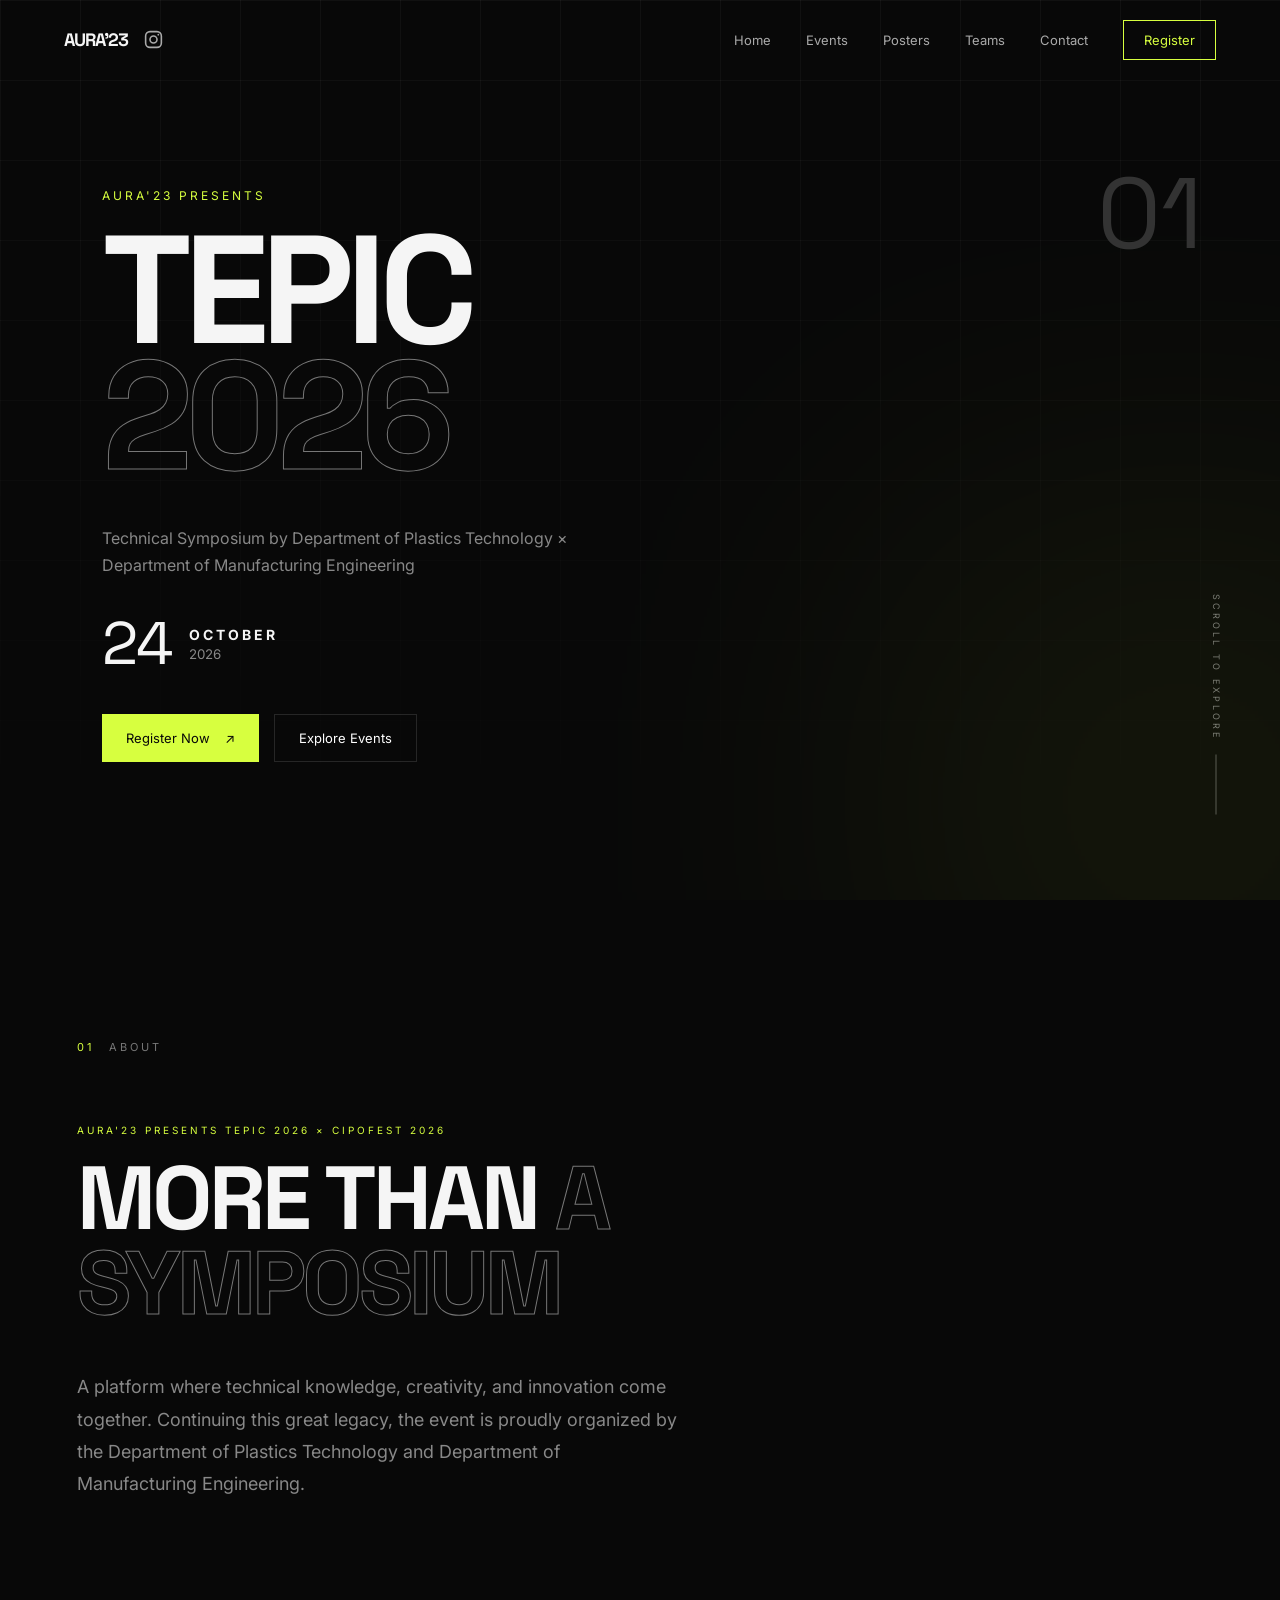
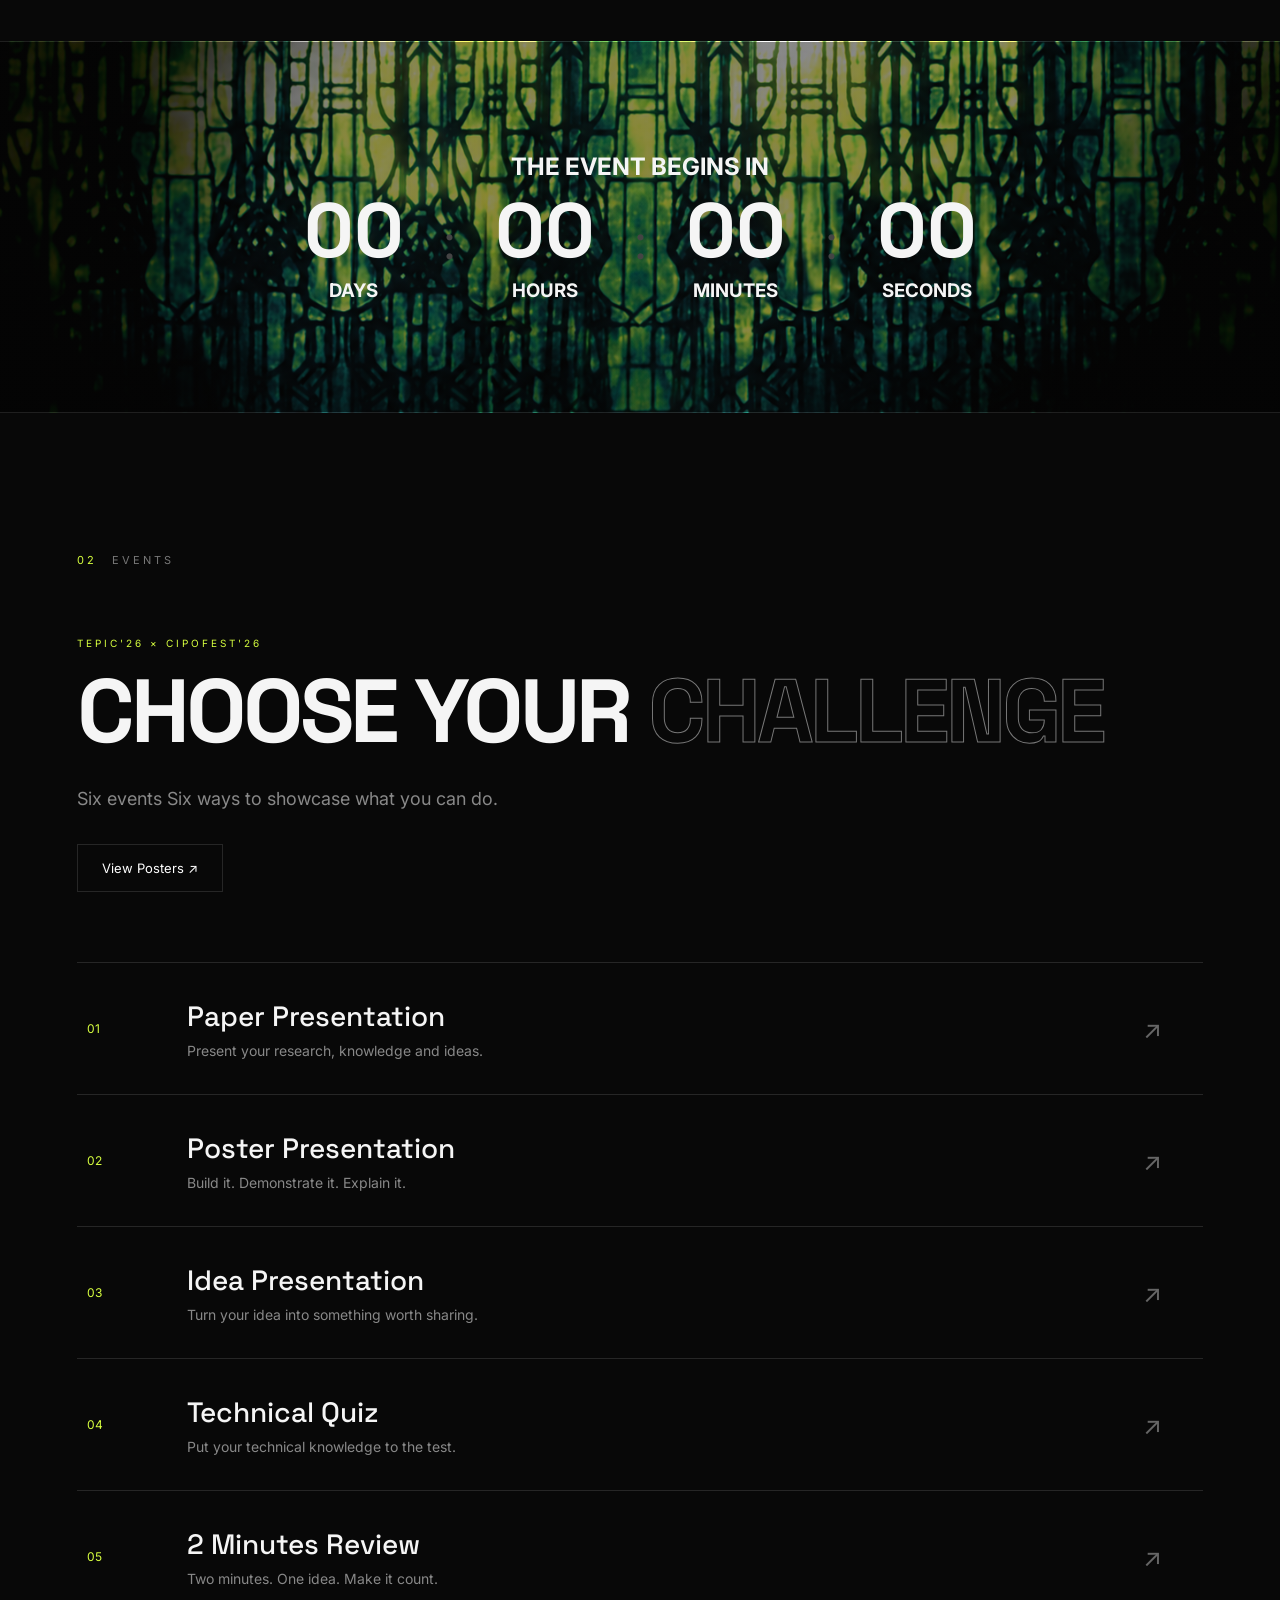
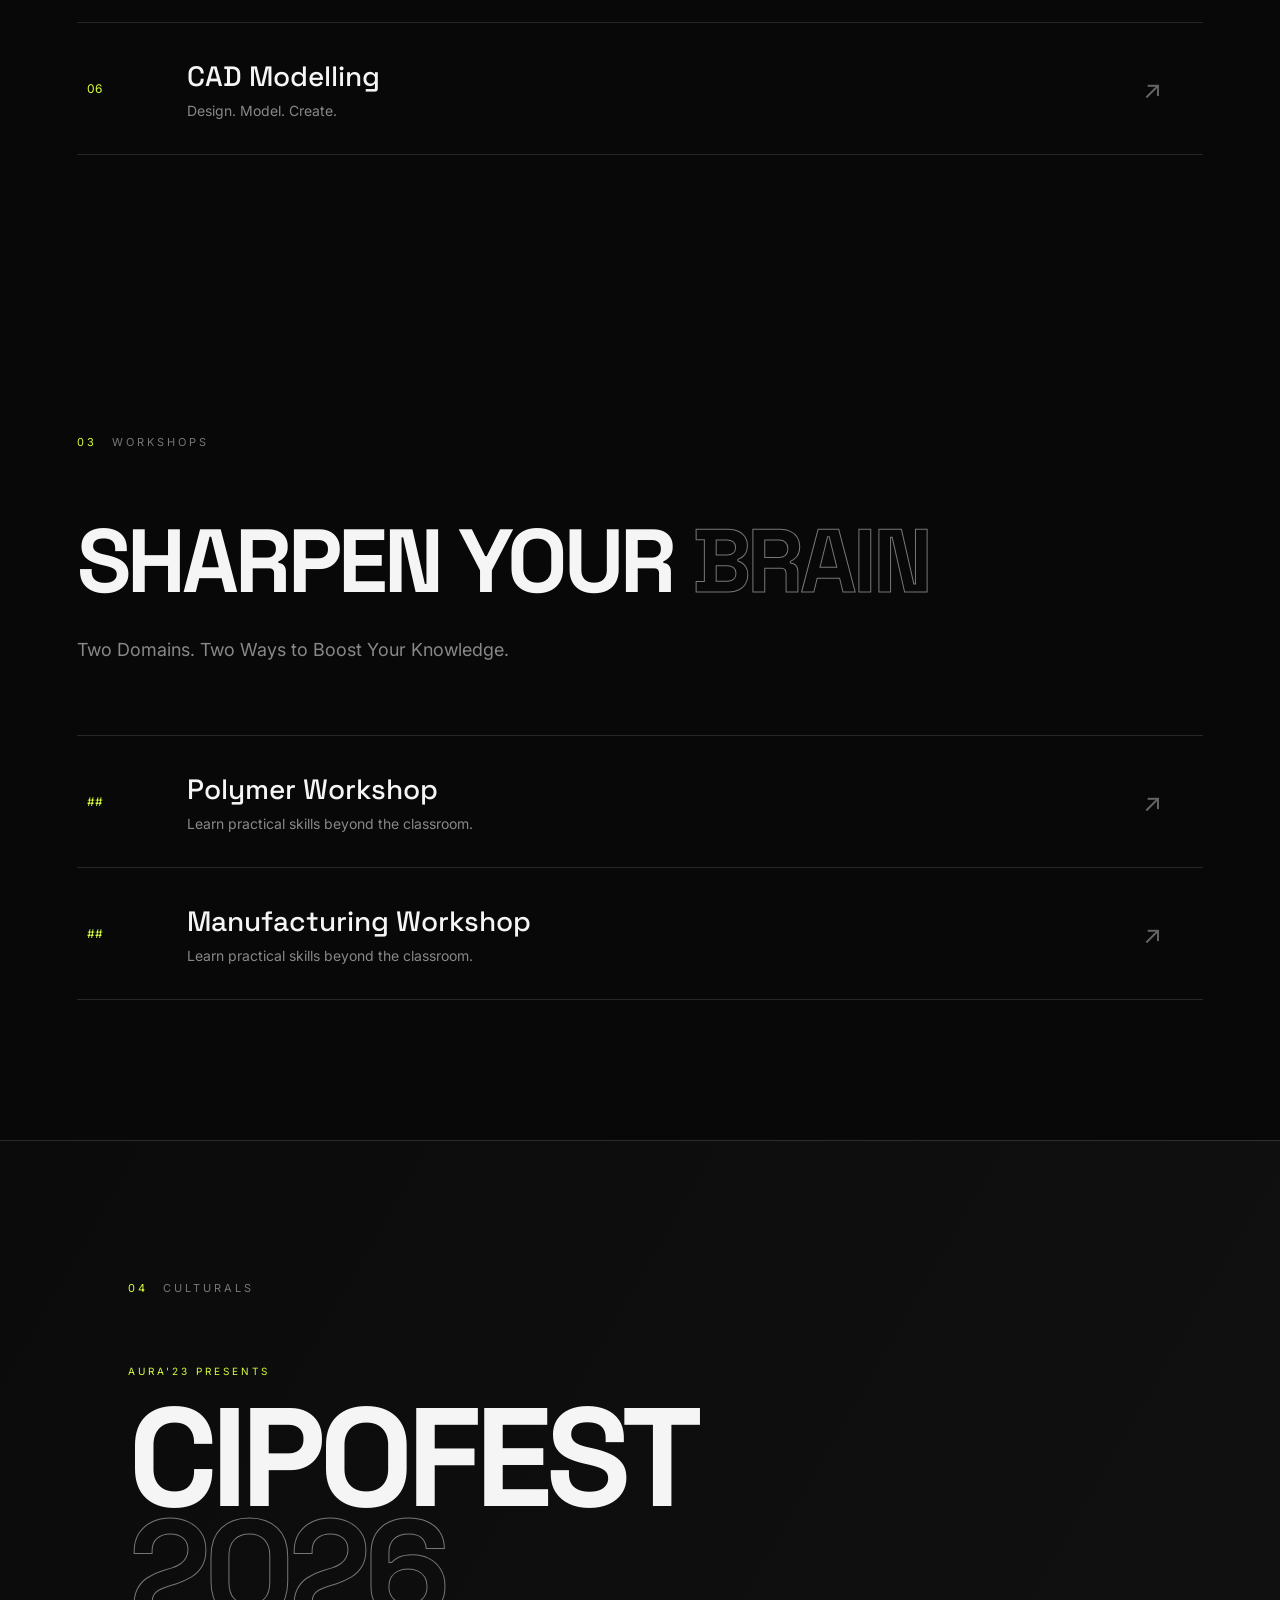
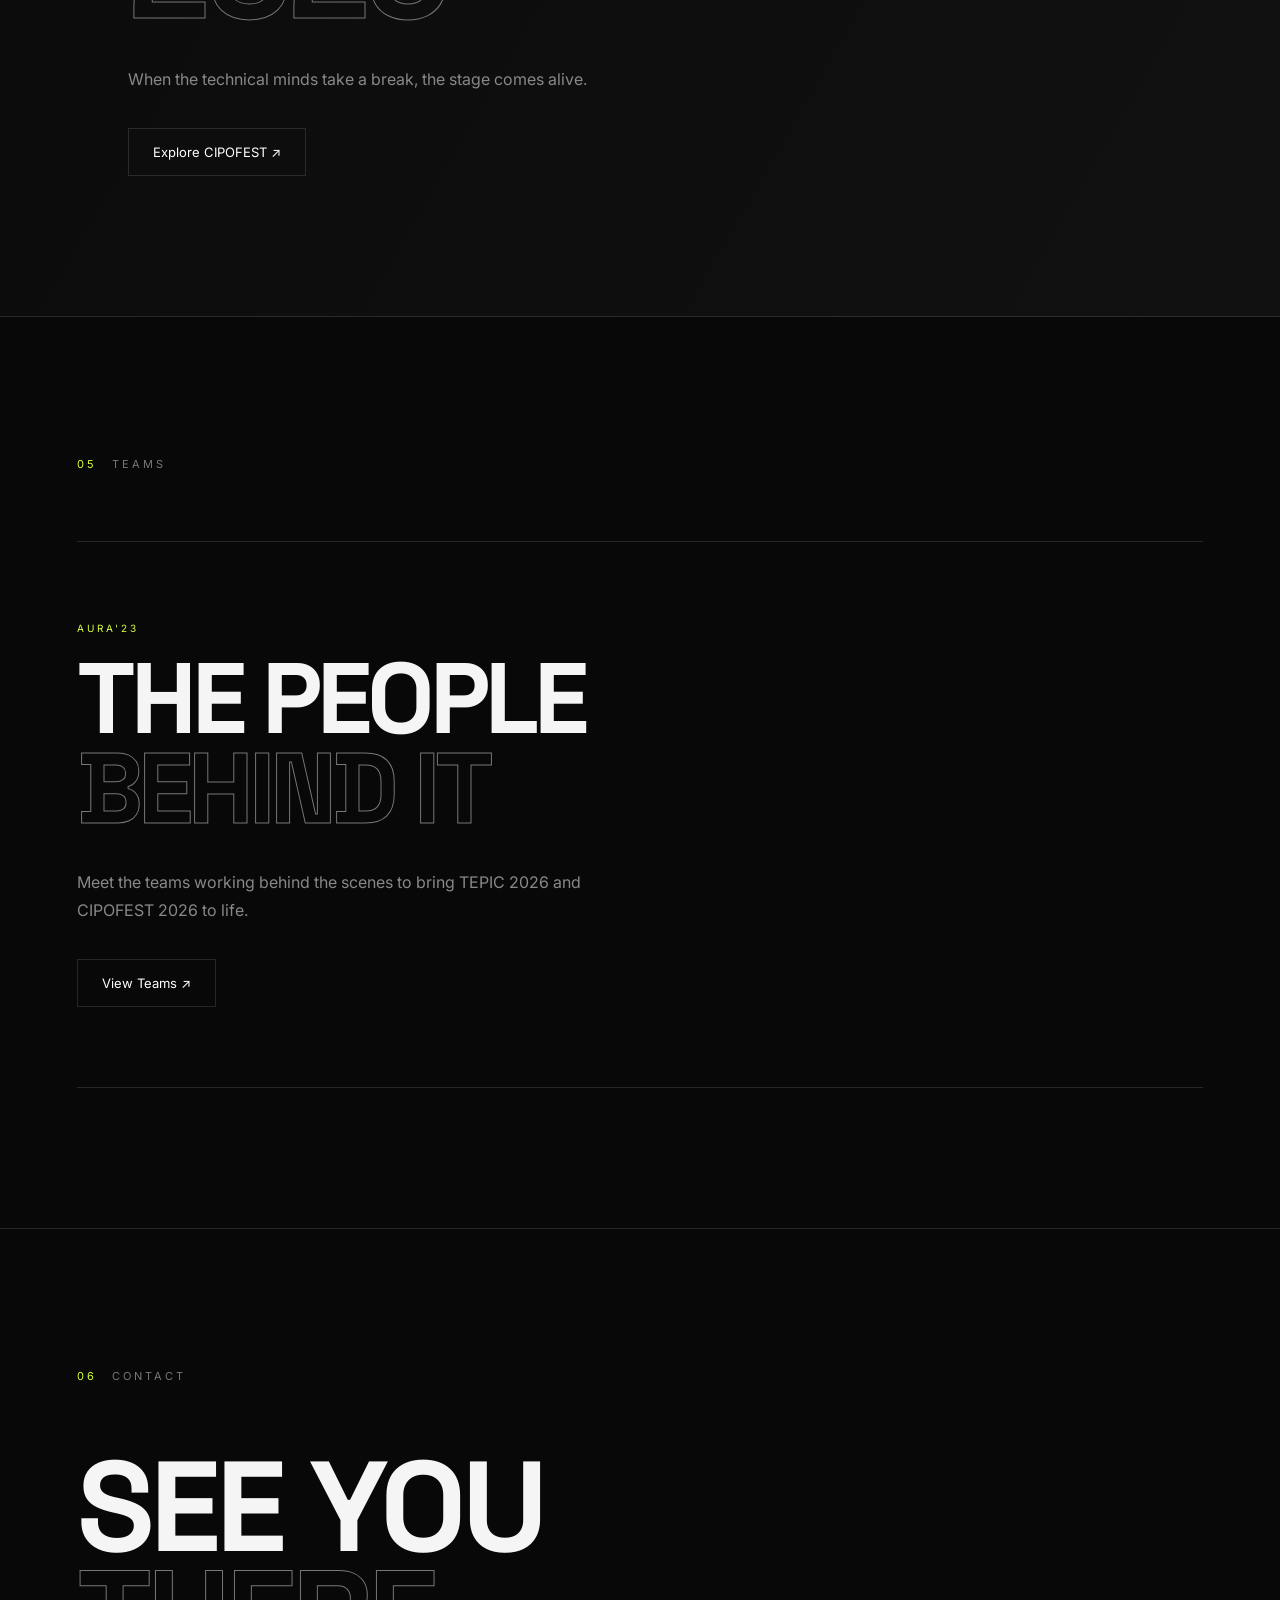
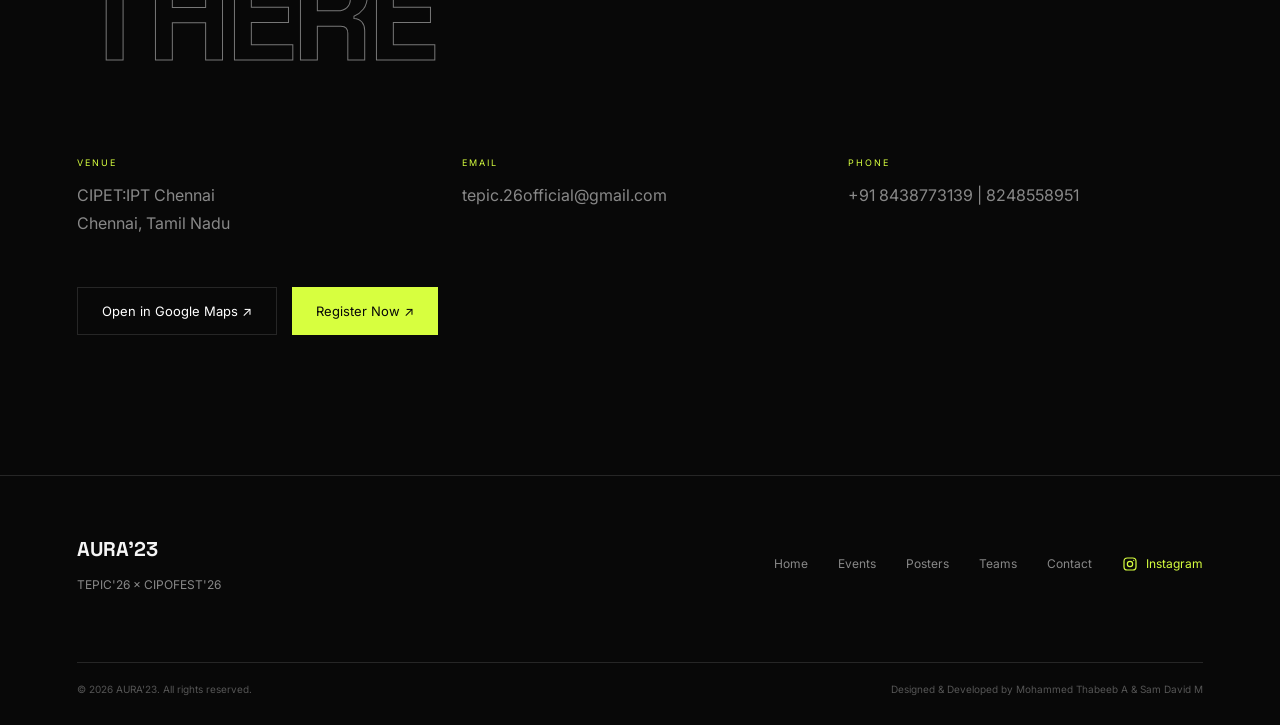
<file: index.html>
<!DOCTYPE html>
<html lang="en">
<head>

    <!-- Google tag (gtag.js) -->
    <script async src="https://www.googletagmanager.com/gtag/js?id=G-ZQMECPQT0W"></script>
    <script>
    window.dataLayer = window.dataLayer || [];
    function gtag(){dataLayer.push(arguments);}
    gtag('js', new Date());

    gtag('config', 'G-ZQMECPQT0W');
    </script>

    <meta charset="UTF-8">
    <meta name="viewport" content="width=device-width, initial-scale=1.0">

    <title>AURA'23 | TEPIC'26 × CIPOFEST'26 </title>

    <meta
        name="description"
        content="AURA'23 presents TEPIC 2026 × CIPOFEST 2026, a national-level technical symposium and cultural fest at CIPET: IPT Chennai, featuring innovation, competitions, workshops and cultural performances."
    >

    <link rel="icon" href="assets/icons/favicon.jpg">

    <link rel="preconnect" href="https://fonts.googleapis.com">
    <link rel="preconnect" href="https://fonts.gstatic.com" crossorigin>

    <link
        href="https://fonts.googleapis.com/css2?family=Inter:wght@400;500;600;700&family=Space+Grotesk:wght@400;500;600;700&display=swap"
        rel="stylesheet"
    >

    <link rel="stylesheet" href="css/style.css">
</head>

<body>

<!-- ================= NAVBAR ================= -->

<header class="navbar" id="navbar">

    <div class="nav-brand">

        <a href="#home" class="nav-logo">
            <span>AURA'23</span>
        </a>

        <a
            href="https://www.instagram.com/tepic_26/"
            target="_blank"
            rel="noopener noreferrer"
            class="instagram-icon"
            aria-label="Instagram"
        >
            <svg viewBox="0 0 24 24" aria-hidden="true">
                <rect x="3" y="3" width="18" height="18" rx="5"></rect>
                <circle cx="12" cy="12" r="4"></circle>
                <circle cx="17.5" cy="6.5" r="1"></circle>
            </svg>
        </a>

    </div>

    <nav class="nav-links" id="navLinks">
        <a href="#home">Home</a>
        <a href="#events">Events</a>
        <a href="posters.html">Posters</a>
        <a href="#teams">Teams</a>
        <a href="#contact">Contact</a>

        <a href="registration.html" class="nav-register">
            Register
        </a>
    </nav>

    <button class="menu-btn" id="menuBtn">
        ☰
    </button>

</header>


<main>

<!-- ================= HERO ================= -->

<section class="hero" id="home">

    <div class="hero-grid"></div>

    <div class="hero-content">

        <p class="hero-label">
            AURA'23 PRESENTS
        </p>

        <h1>
            TEPIC
            <span>2026</span>
        </h1>

        <p class="hero-description">
            Technical Symposium by
            Department of Plastics Technology
            ×
            Department of Manufacturing Engineering
        </p>

        <div class="event-date">
            <span>24</span>

            <div>
                <strong>OCTOBER</strong>
                <small>2026</small>
            </div>
        </div>

        <div class="hero-buttons">

            <a href="registration.html" class="btn btn-primary">
                Register Now
                <span>↗</span>
            </a>

            <a href="#events" class="btn btn-secondary">
                Explore Events
            </a>

        </div>

    </div>


    <div class="hero-side-text">
        <span>SCROLL TO EXPLORE</span>
        <div></div>
    </div>

    <div class="hero-number">
        01
    </div>

</section>


<!-- ================= ABOUT ================= -->

<section class="about section">

    <div class="section-label">
        <span>01</span>
        ABOUT
    </div>

    <div class="about-content">

        <p class="mini-heading">
            AURA'23 Presents TEPIC 2026 × CIPOFEST 2026
        </p>

        <h2>
            MORE THAN
            <span>A SYMPOSIUM</span>
        </h2>

        <p>
            <!-- =================A platform where technical knowledge,
            creativity and innovation come together.
            Organized by the Departments of
            Plastics Technology and 
            Department of Manufacturing Engineering.================= -->

            A platform where technical knowledge, creativity, and innovation come together.
            Continuing this great legacy, the event is proudly organized by the 
            Department of Plastics Technology and Department of Manufacturing Engineering.
        </p>

    </div>

</section>


<!-- ================= COUNTDOWN ================= -->

<section class="countdown-section">

    <div class="countdown-container">

        <h2>THE EVENT BEGINS IN</h2>

        <div class="countdown" id="countdown">

            <div class="countdown-item">
                <strong id="days">00</strong>
                <h3>DAYS</h3>
            </div>

            <div class="countdown-separator">:</div>

            <div class="countdown-item">
                <strong id="hours">00</strong>
                <h3>HOURS</h3>
            </div>

            <div class="countdown-separator">:</div>

            <div class="countdown-item">
                <strong id="minutes">00</strong>
                <h3>MINUTES</h3>
            </div>

            <div class="countdown-separator">:</div>

            <div class="countdown-item">
                <strong id="seconds">00</strong>
                <h3>SECONDS</h3>
            </div>

        </div>

    </div>

</section>


<!-- ================= EVENTS ================= -->

<section class="events section" id="events">

    <div class="section-label">
        <span>02</span>
        EVENTS
    </div>

    <div class="section-heading">

        <p class="mini-heading">
            TEPIC'26 × CIPOFEST'26
        </p>

        <h2>
            CHOOSE YOUR
            <span>CHALLENGE</span>
        </h2>

        <p>
            Six events Six ways to showcase
            what you can do.
        </p>

        <a href="posters.html" class="btn btn-secondary view-posters-btn">
            View Posters ↗
        </a>

    </div>


    <div class="events-list">


        <a href="event.html?event=paper" class="event-card">

            <div class="event-number">01</div>

            <div class="event-info">

                <h3>Paper Presentation</h3>

                <p>
                    Present your research,
                    knowledge and ideas.
                </p>

            </div>

            <div class="event-arrow">↗</div>

        </a>


        <a href="event.html?event=poster" class="event-card">

            <div class="event-number">02</div>

            <div class="event-info">

                <h3>Poster Presentation</h3>

                <p>
                    Build it. Demonstrate it.
                    Explain it.
                </p>

            </div>

            <div class="event-arrow">↗</div>

        </a>

        <a href="event.html?event=idea" class="event-card">

            <div class="event-number">03</div>

            <div class="event-info">

                <h3>Idea Presentation</h3>

                <p>
                    Turn your idea into
                    something worth sharing.
                </p>

            </div>

            <div class="event-arrow">↗</div>

        </a>

        <a href="event.html?event=quiz" class="event-card">

            <div class="event-number">04</div>

            <div class="event-info">

                <h3>Technical Quiz</h3>

                <p>
                    Put your technical knowledge
                    to the test.
                </p>

            </div>

            <div class="event-arrow">↗</div>

        </a>


        <a href="event.html?event=review" class="event-card">

            <div class="event-number">05</div>

            <div class="event-info">

                <h3>2 Minutes Review</h3>

                <p>
                    Two minutes. One idea.
                    Make it count.
                </p>

            </div>

            <div class="event-arrow">↗</div>

        </a>

        <a href="event.html?event=cad" class="event-card">

            <div class="event-number">06</div>

            <div class="event-info">

                <h3>CAD Modelling</h3>

                <p>
                    Design. Model. Create.
                </p>

            </div>

            <div class="event-arrow">↗</div>

        </a>

    </div>

</section>

<!-- ================= Workshop ================= -->

<section class="events section" id="events">

    <div class="section-label">
        <span>03</span>
        WORKSHOPS
    </div>

    <div class="section-heading">

        <h2>
            SHARPEN YOUR
            <span>BRAIN</span>
        </h2>

        <p>
            Two Domains.
            Two Ways to Boost Your Knowledge.
        </p>

    </div>


    <div class="events-list">

        <a href="event.html?event=pworkshop" class="event-card">

            <div class="event-number">##</div>

            <div class="event-info">

                <h3>Polymer Workshop</h3>

                <p>
                    Learn practical skills
                    beyond the classroom.
                </p>

            </div>

            <div class="event-arrow">↗</div>

        </a>

        <a href="event.html?event=mworkshop" class="event-card">

            <div class="event-number">##</div>

            <div class="event-info">

                <h3>Manufacturing Workshop</h3>

                <p>
                    Learn practical skills
                    beyond the classroom.
                </p>

            </div>

            <div class="event-arrow">↗</div>

        </a>

    </div>

</section>

<!-- ================= CULTURALS ================= -->

<section class="culture section">

    <div class="section-label">
        <span>04</span>
        CULTURALS
    </div>

    <div class="culture-content">

        <p class="mini-heading">
            AURA'23 PRESENTS
        </p>

        <h2>
            CIPOFEST
            <span>2026</span>
        </h2>

        <p>
            When the technical minds take a break,
            the stage comes alive.
        </p>

        <a href="culturals.html" class="btn btn-secondary">
            Explore CIPOFEST ↗
        </a>

    </div>

</section>


<!-- ================= TEAM ================= -->

<section class="team section" id="teams">

    <div class="section-label">
        <span>05</span>
        TEAMS
    </div>

    <div class="team-landing">

        <div class="team-landing-content">

            <p class="mini-heading">
                AURA'23
            </p>

            <h2>
                THE PEOPLE
                <span>BEHIND IT</span>
            </h2>

            <p>
                Meet the teams working behind the scenes
                to bring TEPIC 2026 and CIPOFEST 2026
                to life.
            </p>

            <a href="teams.html" class="btn btn-secondary">
                View Teams ↗
            </a>

        </div>


    </div>

</section>


<!-- ================= CONTACT ================= -->

<section class="contact section" id="contact">

    <div class="section-label">
        <span>06</span>
        CONTACT
    </div>

    <div class="contact-container">

        <h2>
            SEE YOU
            <span>THERE</span>
        </h2>


        <div class="contact-details">

            <div>

                <small>VENUE</small>

                <p>
                    CIPET:IPT Chennai<br>
                    Chennai, Tamil Nadu
                </p>

            </div>


            <div>

                <small>EMAIL</small>

                <p>
                    tepic.26official@gmail.com
                </p>

            </div>


            <div>

                <small>PHONE</small>

                <p>
                    +91 8438773139 | 8248558951
                </p>

            </div>

        </div>


        <div class="contact-buttons">

            <a
                href="https://www.google.com/maps/place/CENTRAL+INSTITUTE+OF+PLASTICS+ENGINEERING+%26+TECHNOLOGY,+SIDCO+Industrial+Estate,+Guindy,+Chennai,+Tamil+Nadu+600032/@13.0150024,80.2032359,17.46z/data=!4m6!3m5!1s0x3a52673ede9efd29:0x90d9ebf8c364686b!8m2!3d13.0145343!4d80.2052895!16s%2Fg%2F11n6spdlp0?entry=ttu&g_ep=EgoyMDI2MDkyOC4wIKXMDSoASAFQAw%3D%3D"
                target="_blank"
                class="btn btn-secondary"
            >
                Open in Google Maps ↗
            </a>

            <a
                href="registration.html"
                class="btn btn-primary"
            >
                Register Now ↗
            </a>

        </div>

    </div>

</section>

</main>


<!-- ================= FOOTER ================= -->

<footer>

    <div class="footer-top">

        <div class="footer-logo">

            <strong>
                AURA'23
            </strong>

            <p>
                TEPIC'26 × CIPOFEST'26
            </p>

        </div>


        <div class="footer-links">

            <a href="#home">Home</a>
            <a href="#events">Events</a>
            <a href="posters.html">Posters</a>
            <a href="#teams">Teams</a>
            <a href="#contact">Contact</a>

            <a
                href="https://www.instagram.com/tepic_26?utm_source=ig_web_button_share_sheet&stkn=ZDNlZDc0MzIxNw=="
                target="_blank"
                rel="noopener noreferrer"
                class="footer-instagram"
                aria-label="Instagram"
            >
                <svg viewBox="0 0 24 24" aria-hidden="true">
                    <rect x="3" y="3" width="18" height="18" rx="5"></rect>
                    <circle cx="12" cy="12" r="4"></circle>
                    <circle cx="17.5" cy="6.5" r="1"></circle>
                </svg>
                Instagram
            </a>

        </div>

    </div>


    <div class="footer-bottom">

        <span>
            © 2026 AURA'23. All rights reserved.
        </span>

        <span>
            Designed & Developed by Mohammed Thabeeb A & Sam David M
        </span>

    </div>

</footer>


<script src="js/main.js"></script>

</body>
</html>
</file>
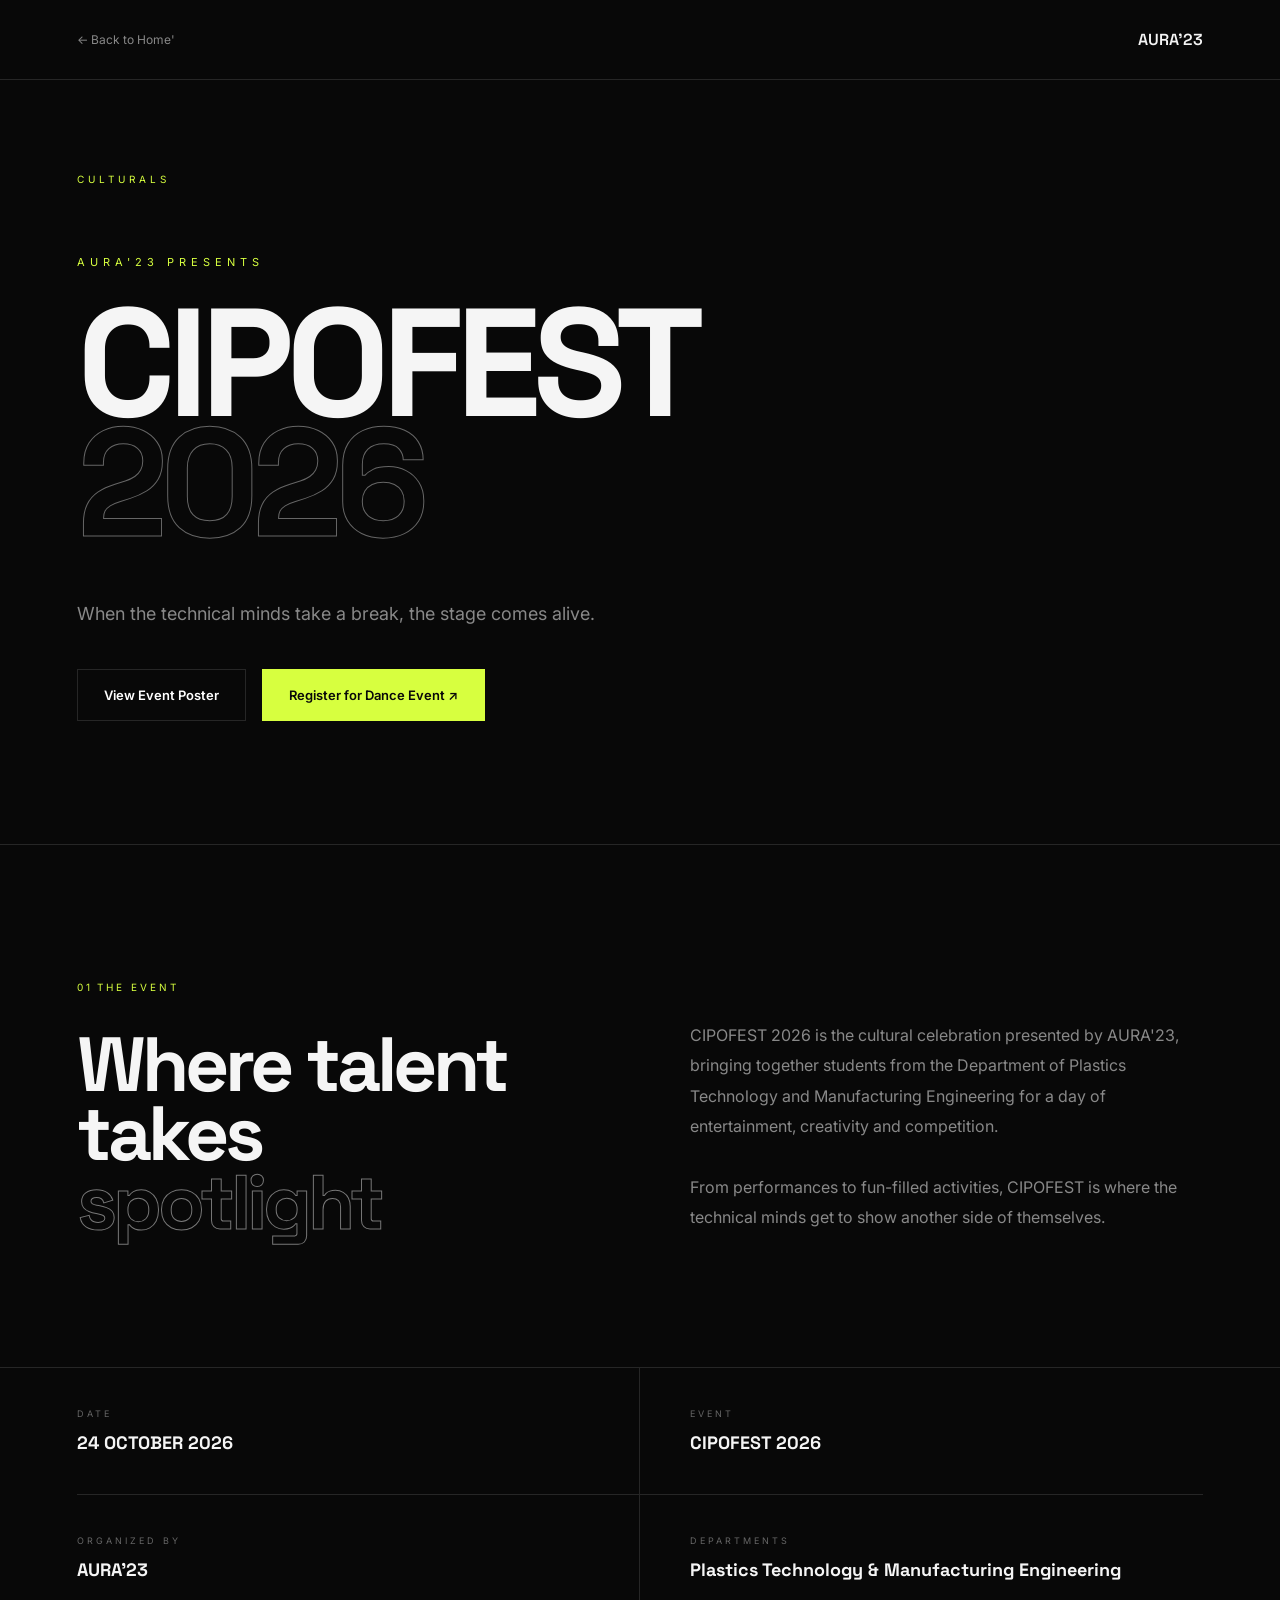
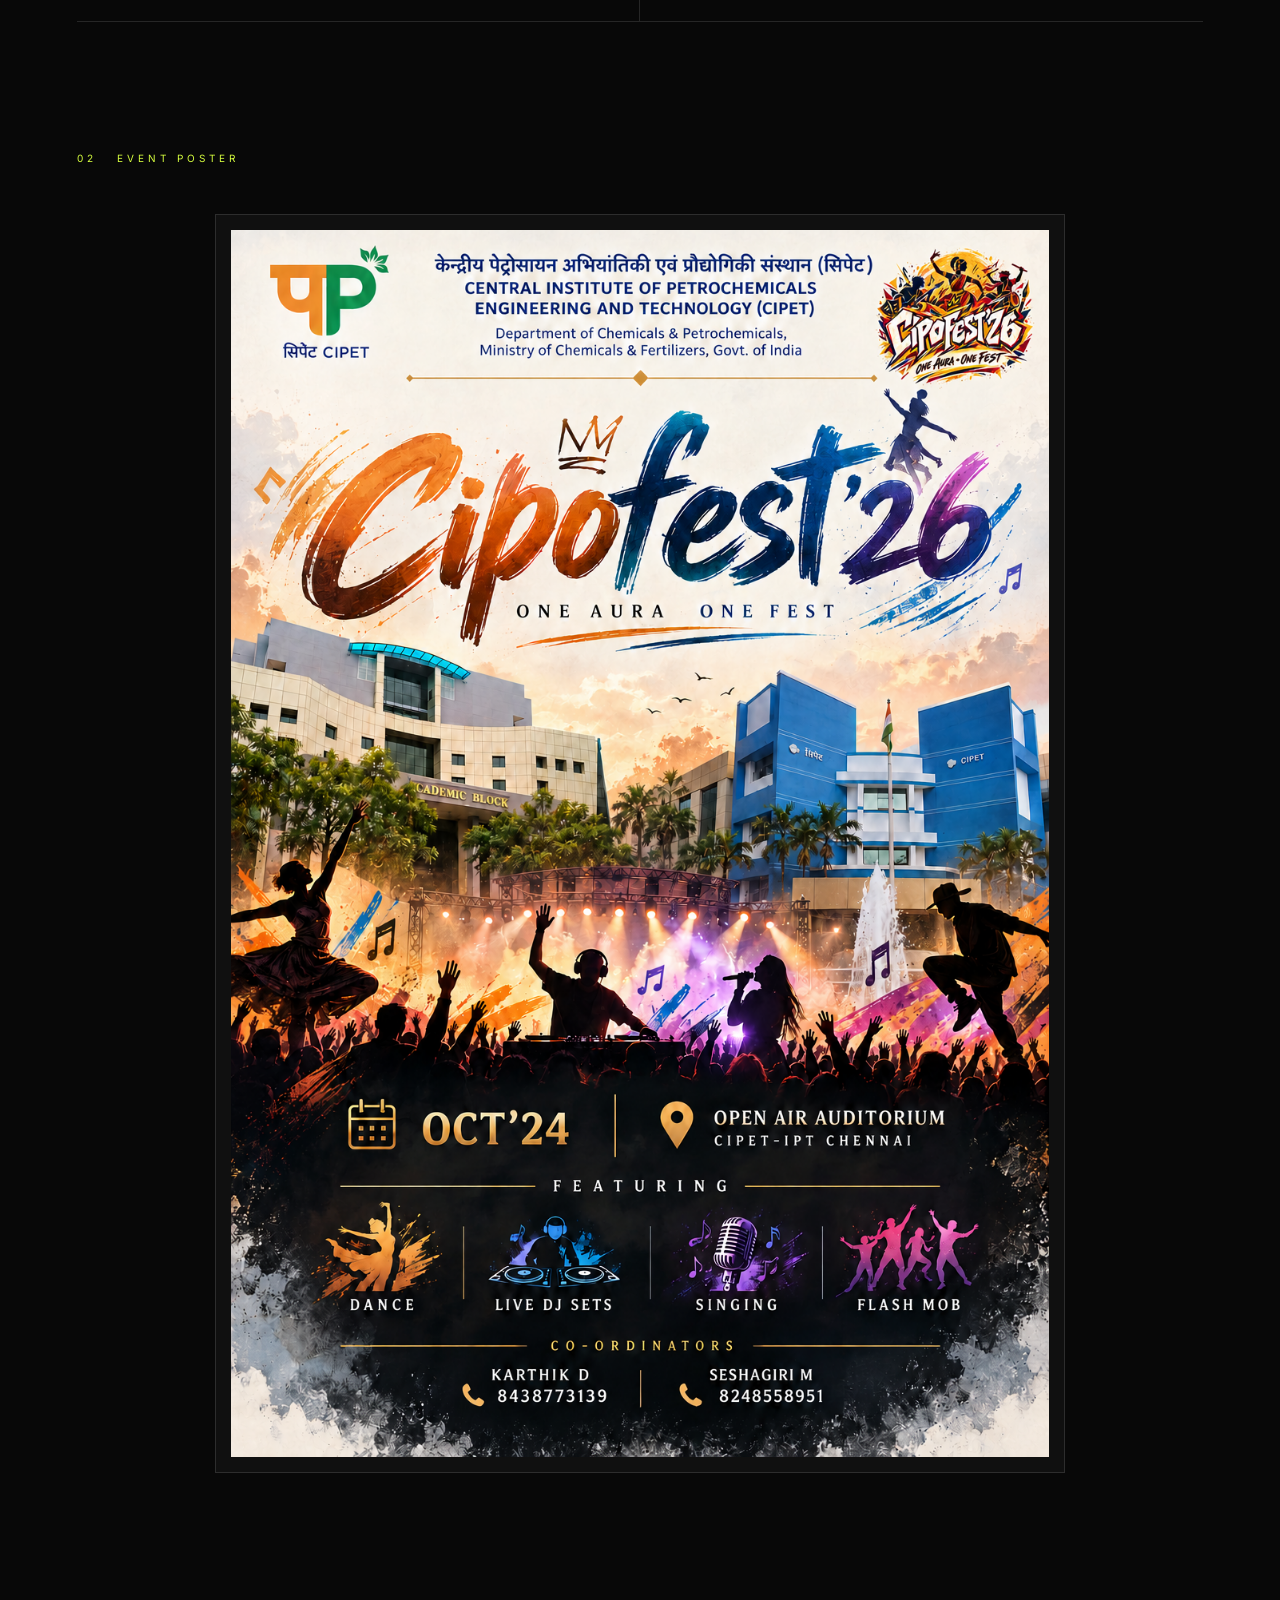
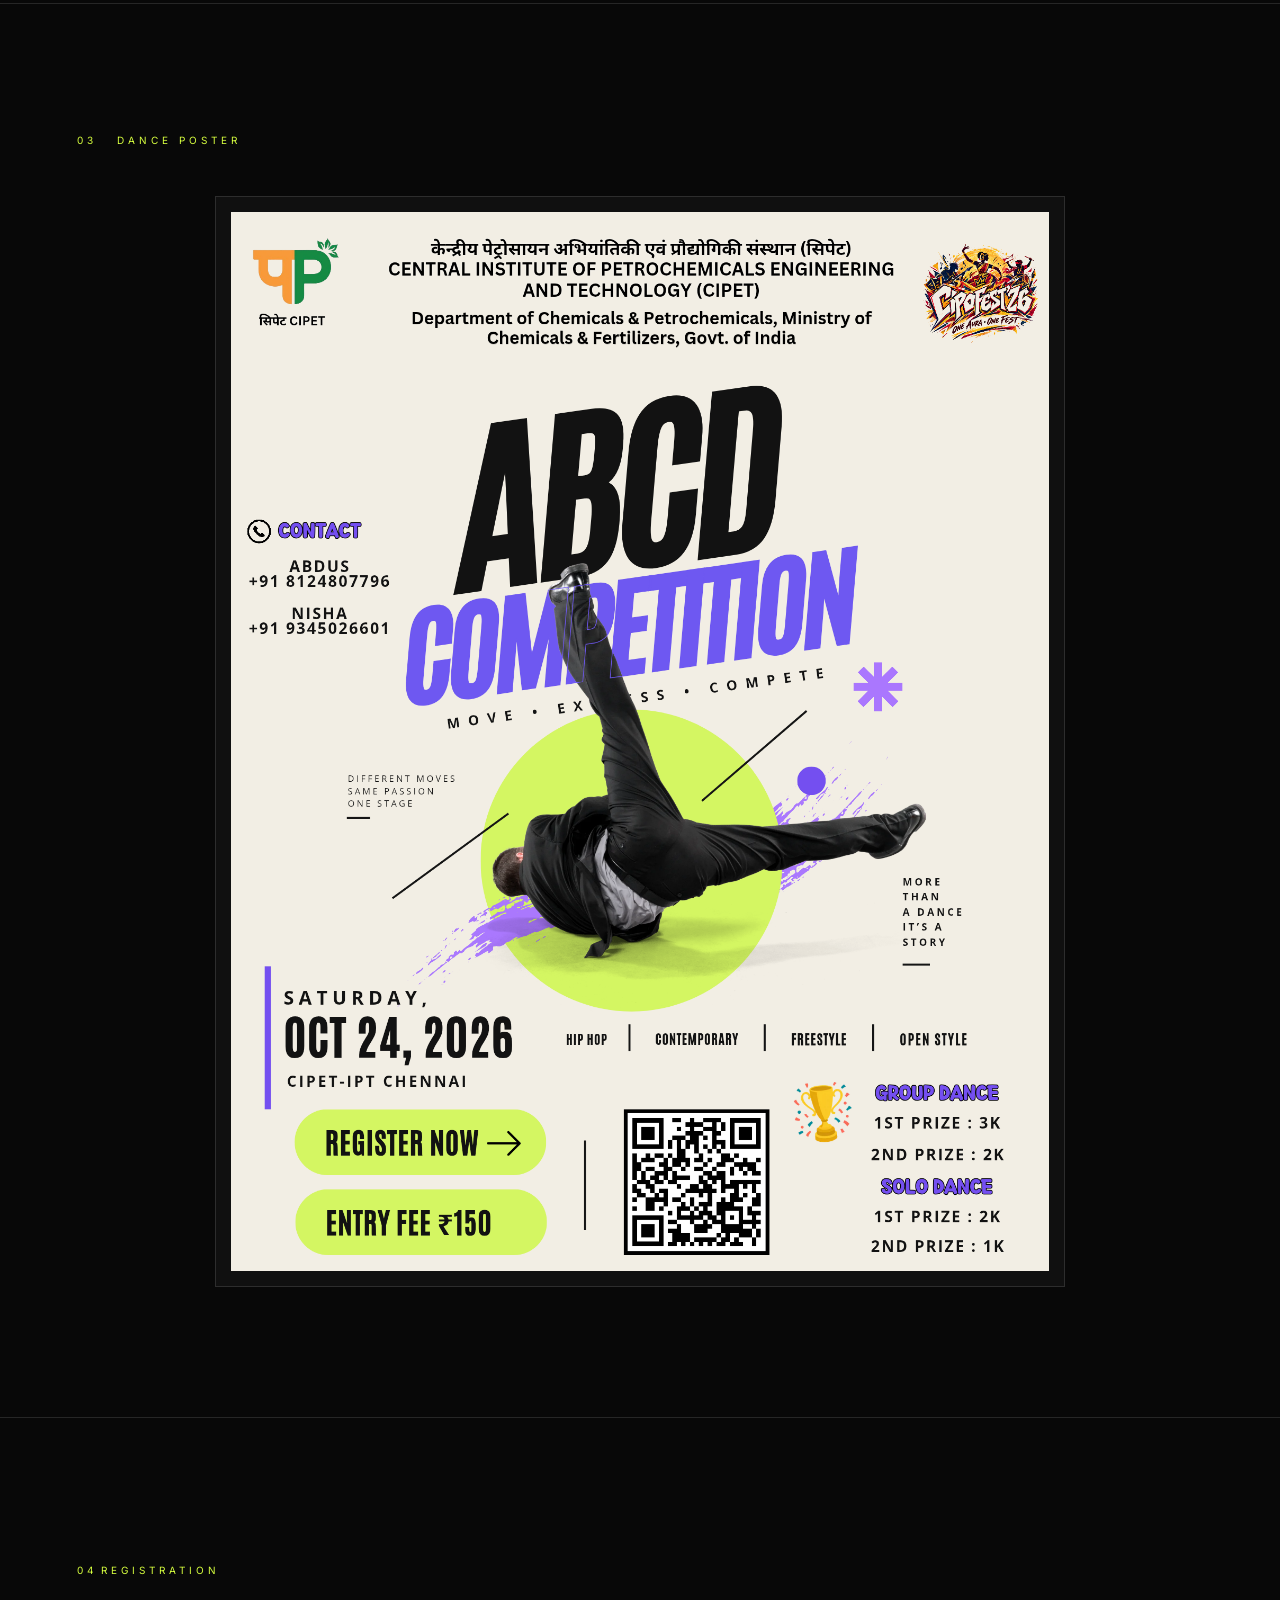
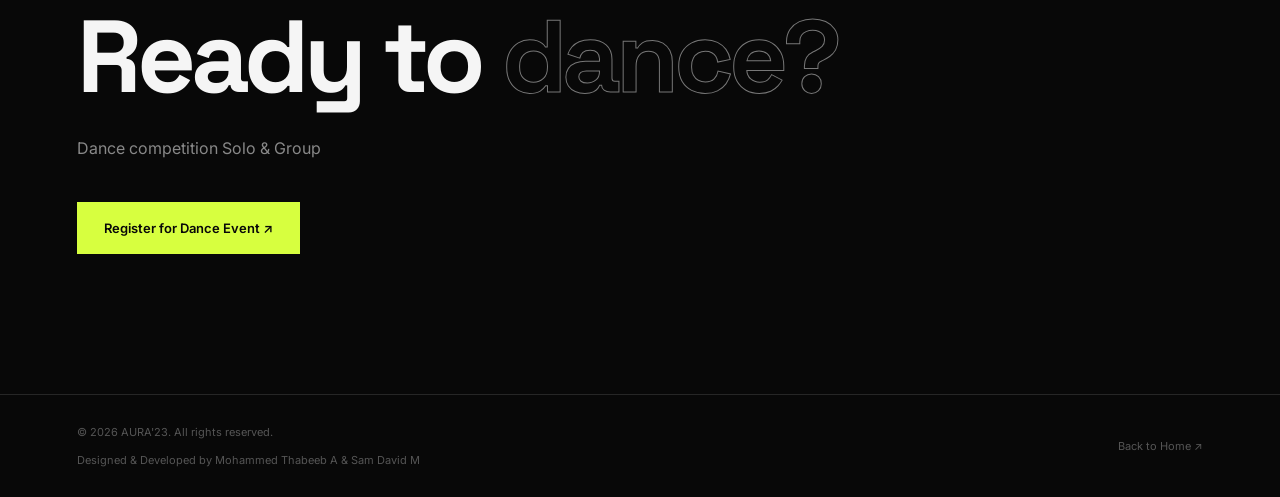
<file: culturals.html>
<!DOCTYPE html>
<html lang="en">

<head>

    <!-- Google tag (gtag.js) -->
    <script async src="https://www.googletagmanager.com/gtag/js?id=G-ZQMECPQT0W"></script>
    <script>
    window.dataLayer = window.dataLayer || [];
    function gtag(){dataLayer.push(arguments);}
    gtag('js', new Date());

    gtag('config', 'G-ZQMECPQT0W');
    </script>

    <meta charset="UTF-8">

    <meta
        name="viewport"
        content="width=device-width, initial-scale=1.0"
    >

    <title>Culturals | TEPIC'26 × CIPOFEST'26</title>

    <link rel="icon" href="assets/icons/favicon.jpg">

    <link rel="preconnect" href="https://fonts.googleapis.com">

    <link
        href="https://fonts.googleapis.com/css2?family=Inter:wght@400;500;600&family=Space+Grotesk:wght@400;500;600;700&display=swap"
        rel="stylesheet"
    >

    <link rel="stylesheet" href="css/culturals.css">

</head>


<body>


<!-- NAVIGATION -->

<nav class="cultural-nav">

    <a href="index.html" class="back-link">
        ← Back to Home'
    </a>

    <span class="nav-logo">
        AURA'23
    </span>

</nav>



<main class="cultural-page">


    <!-- HERO -->

    <section class="cultural-hero">

        <div class="cultural-meta">

            <span>CULTURALS</span>

        </div>


        <p class="presented">
            AURA'23 PRESENTS
        </p>


        <h1>

            CIPOFEST

            <span>2026</span>

        </h1>


        <p class="cultural-intro">

            When the technical minds take a break,
            the stage comes alive.

        </p>


        <div class="cultural-actions">

            <a
                href="#poster"
                class="cultural-btn cultural-btn-outline"
            >
                View Event Poster
            </a>

            
            <a
                href="https://forms.gle/TRiJT5zYHuVobo7U8"
                class="dance-btn dance-btn-accent"
                target="_blank"
                rel="noopener noreferrer"
            >
                Register for Dance Event ↗
            </a>


        </div>

    </section>



    <!-- EVENT INFORMATION -->

    <section class="cultural-info">


        <div class="info-heading">

            <span>01</span>

            <span>THE EVENT</span>

            <h2>
                Where talent takes
                <strong>spotlight</strong>
            </h2>

        </div>


        <div class="info-content">

            <p>

                CIPOFEST 2026 is the cultural celebration
                presented by AURA'23, bringing together
                students from the Department of Plastics
                Technology and Manufacturing Engineering
                for a day of entertainment, creativity and
                competition.

            </p>


            <p>

                From performances to fun-filled activities,
                CIPOFEST is where the technical minds get
                to show another side of themselves.

            </p>

        </div>


    </section>



    <!-- EVENT DETAILS -->

    <section class="cultural-details">


        <div class="detail-item">

            <span>DATE</span>

            <strong>
                24 OCTOBER 2026
            </strong>

        </div>


        <div class="detail-item">

            <span>EVENT</span>

            <strong>
                CIPOFEST 2026
            </strong>

        </div>


        <div class="detail-item">

            <span>ORGANIZED BY</span>

            <strong>
                AURA'23
            </strong>

        </div>


        <div class="detail-item">

            <span>DEPARTMENTS</span>

            <strong>
                Plastics Technology &
                Manufacturing Engineering
            </strong>

        </div>


    </section>



    <!-- POSTER -->

    <section
        class="poster-section"
        id="poster"
    >

        <div class="section-label">

            <span>02</span>

            <span>EVENT POSTER</span>

        </div>


        <div class="poster-wrapper">

            <!--
                Replace the image below with your actual
                CIPOFEST poster.

                Example:

                assets/images/cipofest-poster.jpg
            -->

            <img
                src="assets/images/Cipofest Poster.png"
                alt="CIPOFEST 2026 Event Poster"
                class="cultural-poster"
            >

        </div>

    </section>

    <section
        class="poster-section"
        id="poster"
    >

        <div class="section-label">

            <span>03</span>

            <span>DANCE POSTER</span>

        </div>


        <div class="poster-wrapper">

            <!--
                Replace the image below with your actual
                CIPOFEST poster.

                Example:

                assets/images/cipofest-poster.jpg
            -->

            <img
                src="assets/posters/dance.jpg"
                alt="CIPOFEST 2026 Dance Event Poster"
                class="cultural-poster"
            >

        </div>

    </section>



    <!-- REGISTRATION -->

    <section
        class="cultural-register"
        id="register"
    >

        <span>04</span>
        
        <span>REGISTRATION</span>


        <h2>

            Ready to
            <strong>dance?</strong>

        </h2>


        <p>

            Dance competition Solo & Group

        </p>

        <br><br>

        <a
            href="https://forms.gle/TRiJT5zYHuVobo7U8"
            class="dance-btn dance-btn-accent"
            target="_blank"
            rel="noopener noreferrer"
        >
            Register for Dance Event ↗
        </a>

    </section>


</main>



<!-- FOOTER -->

<footer>

    <span>
        © 2026 AURA'23. All rights reserved.
        <br>
        <br>
        Designed & Developed by Mohammed Thabeeb A & Sam David M
    </span>

    <a href="index.html">
        Back to Home ↗
    </a>

</footer>


<script src="js/culturals.js"></script>

</body>

</html>
</file>
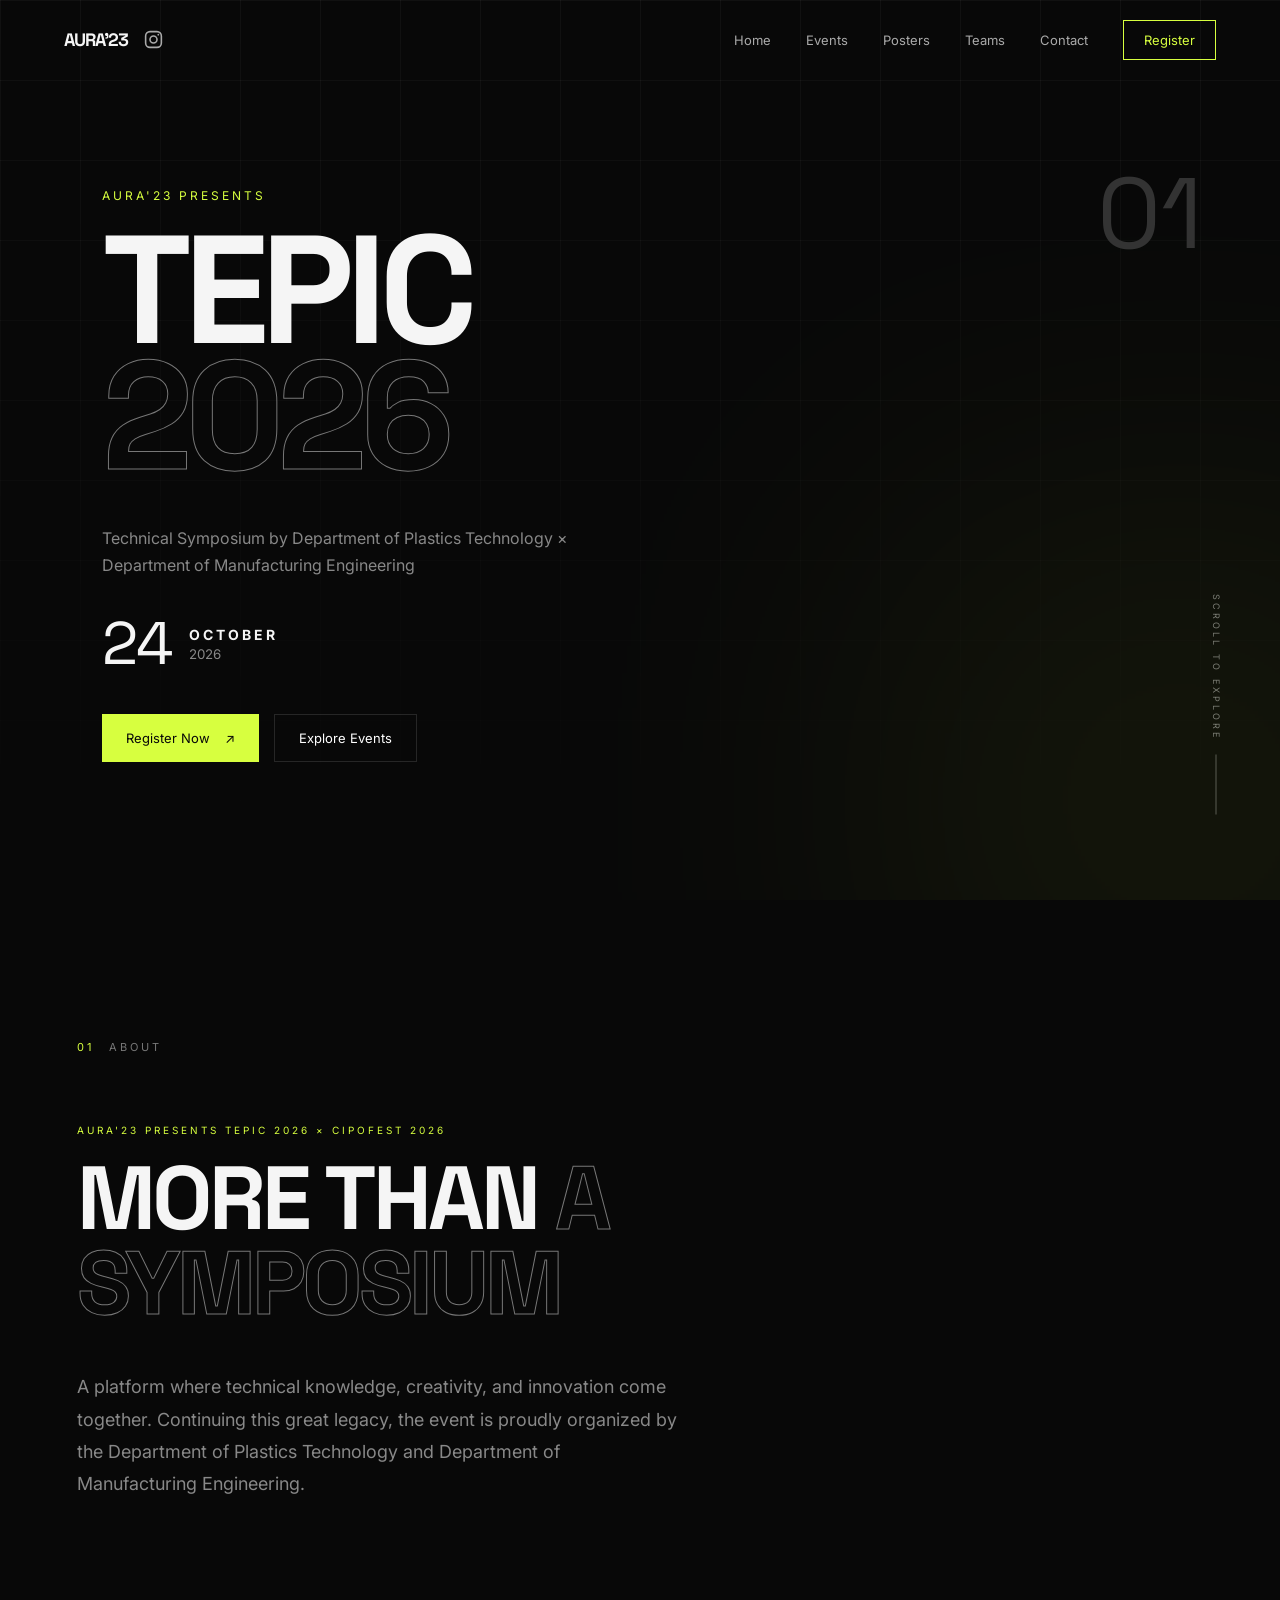
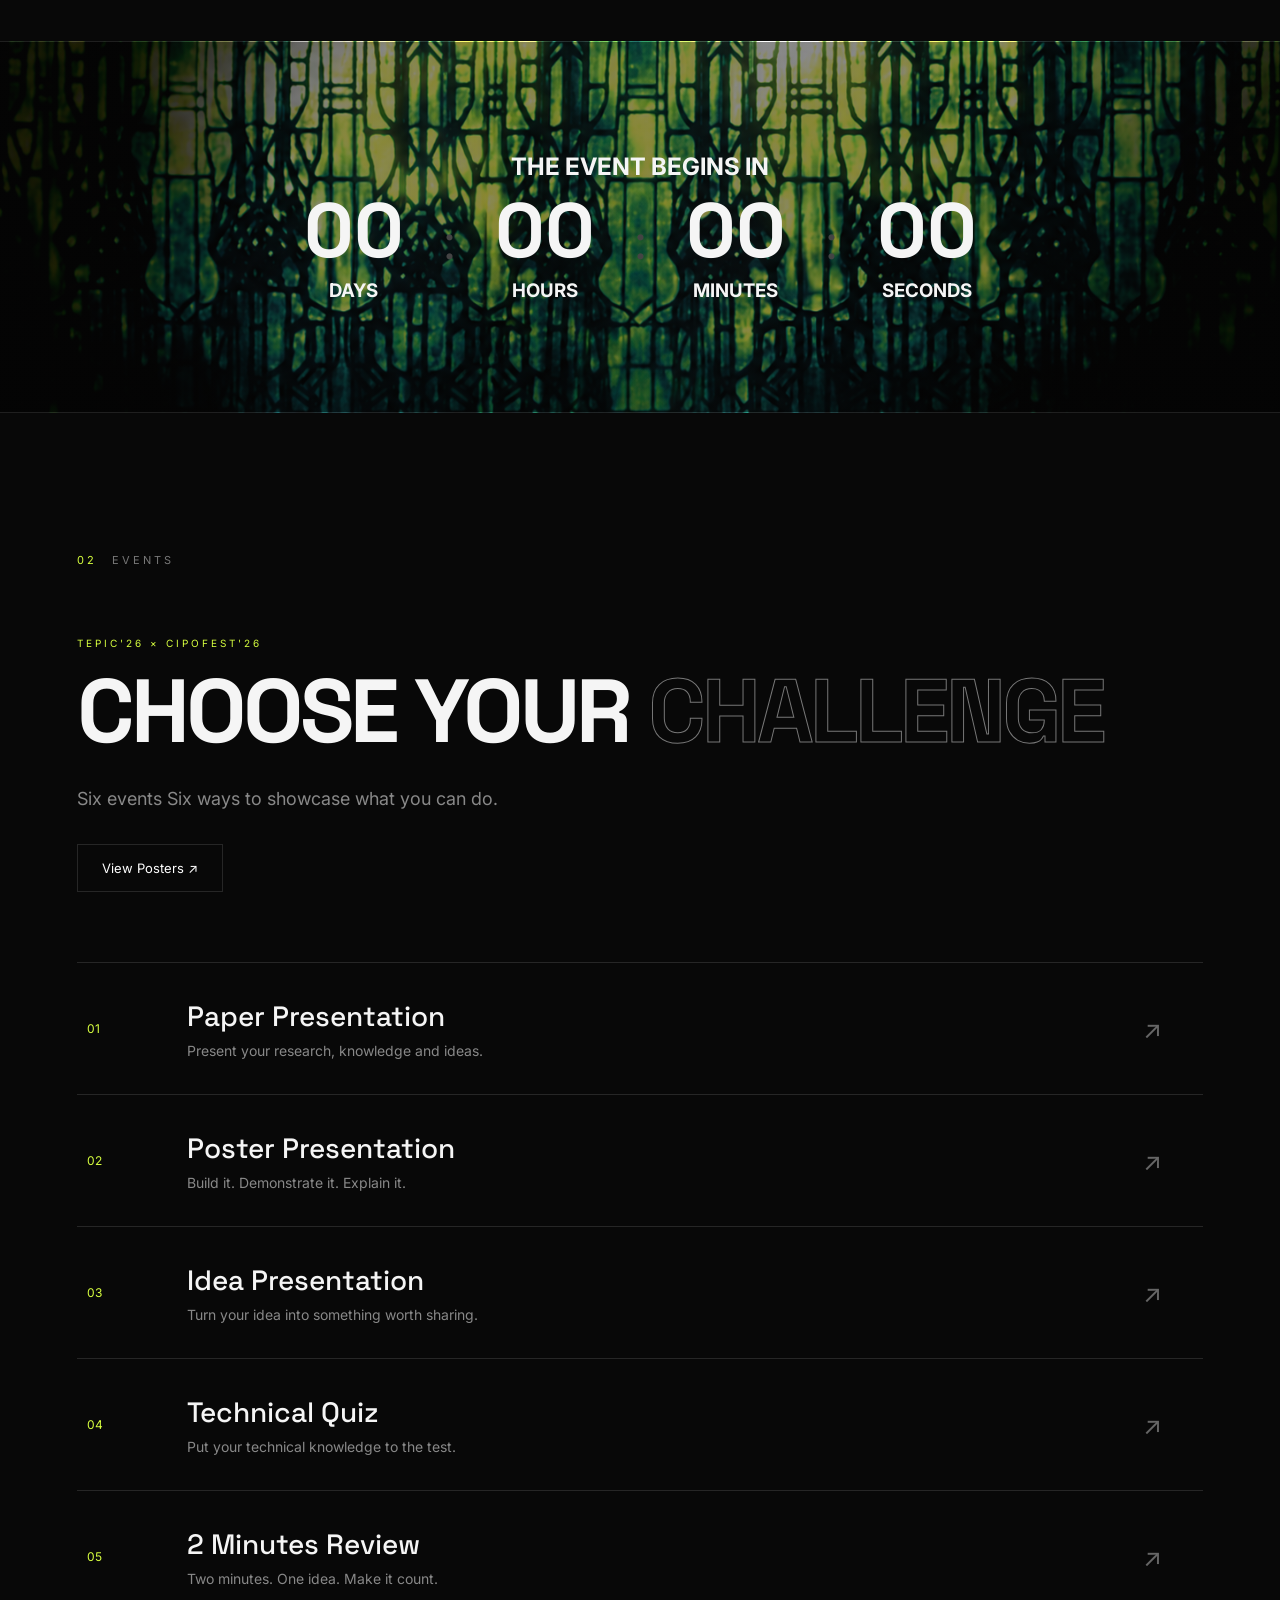
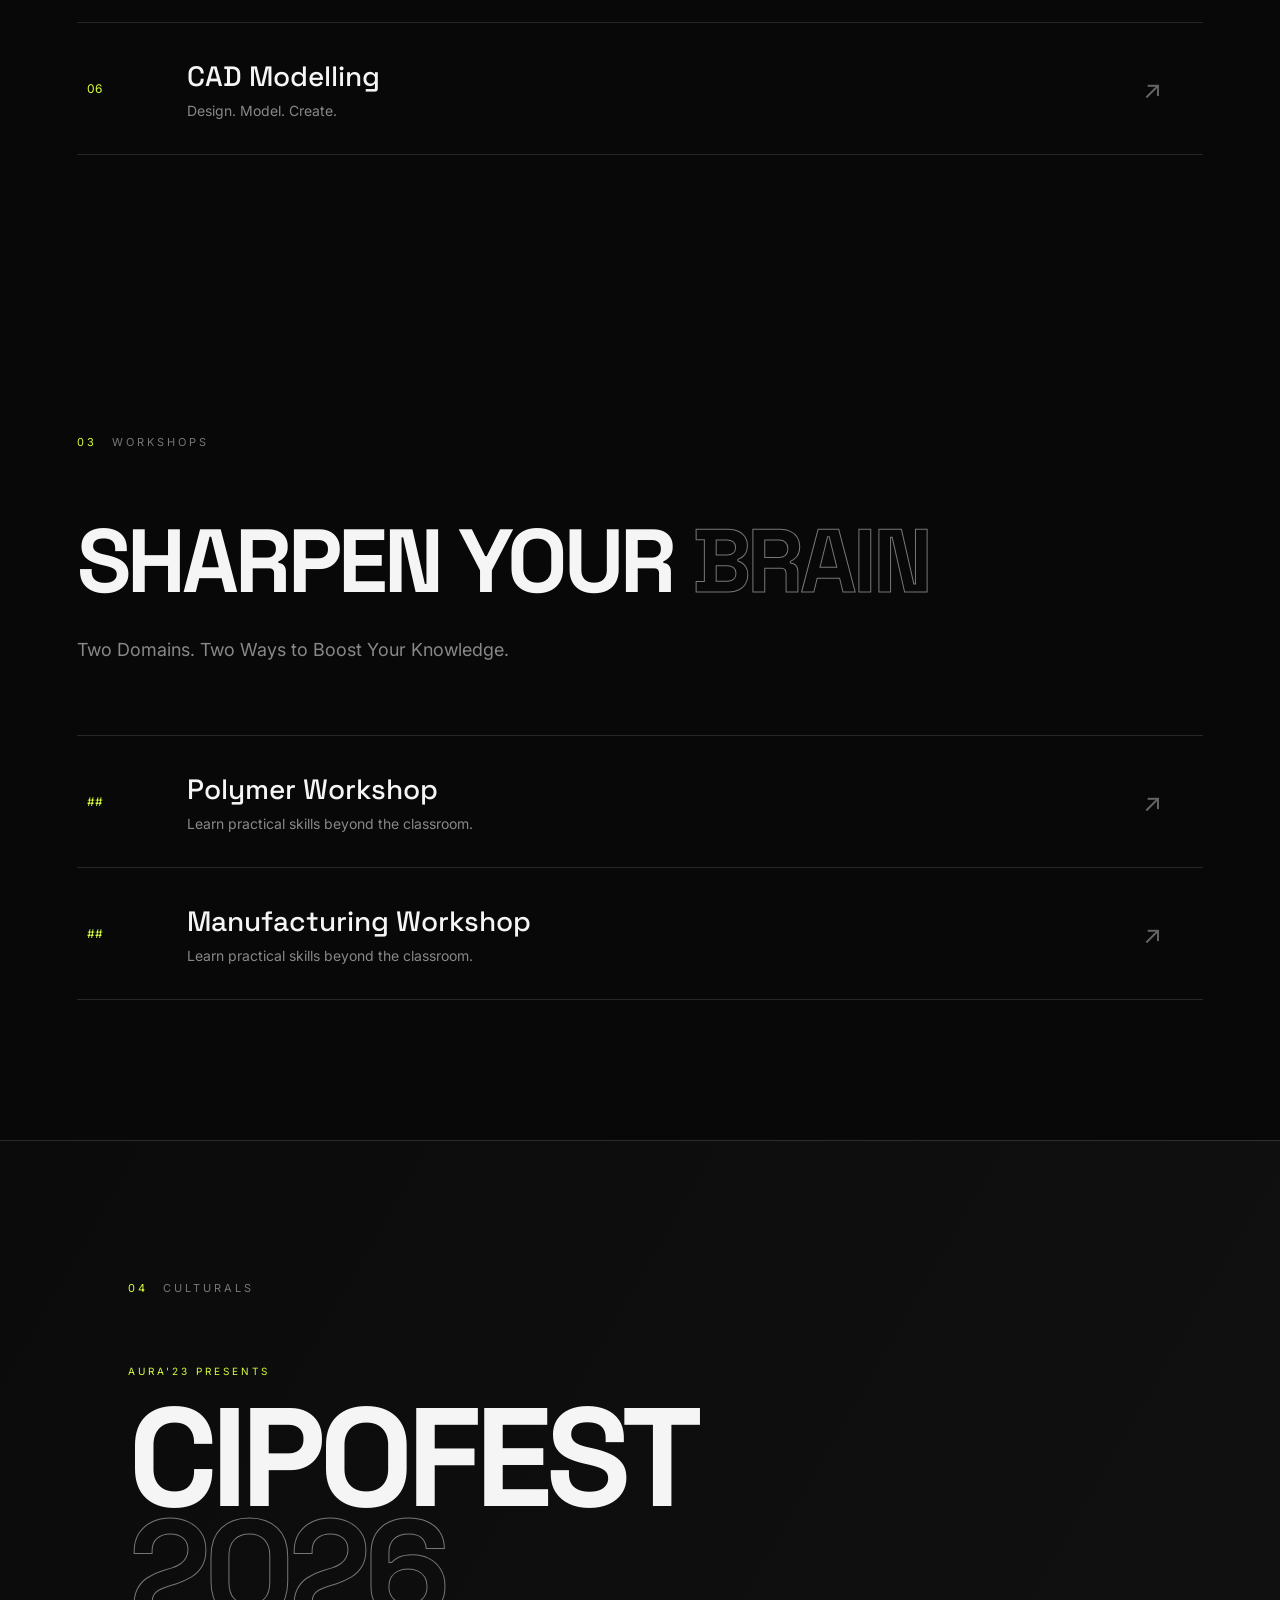
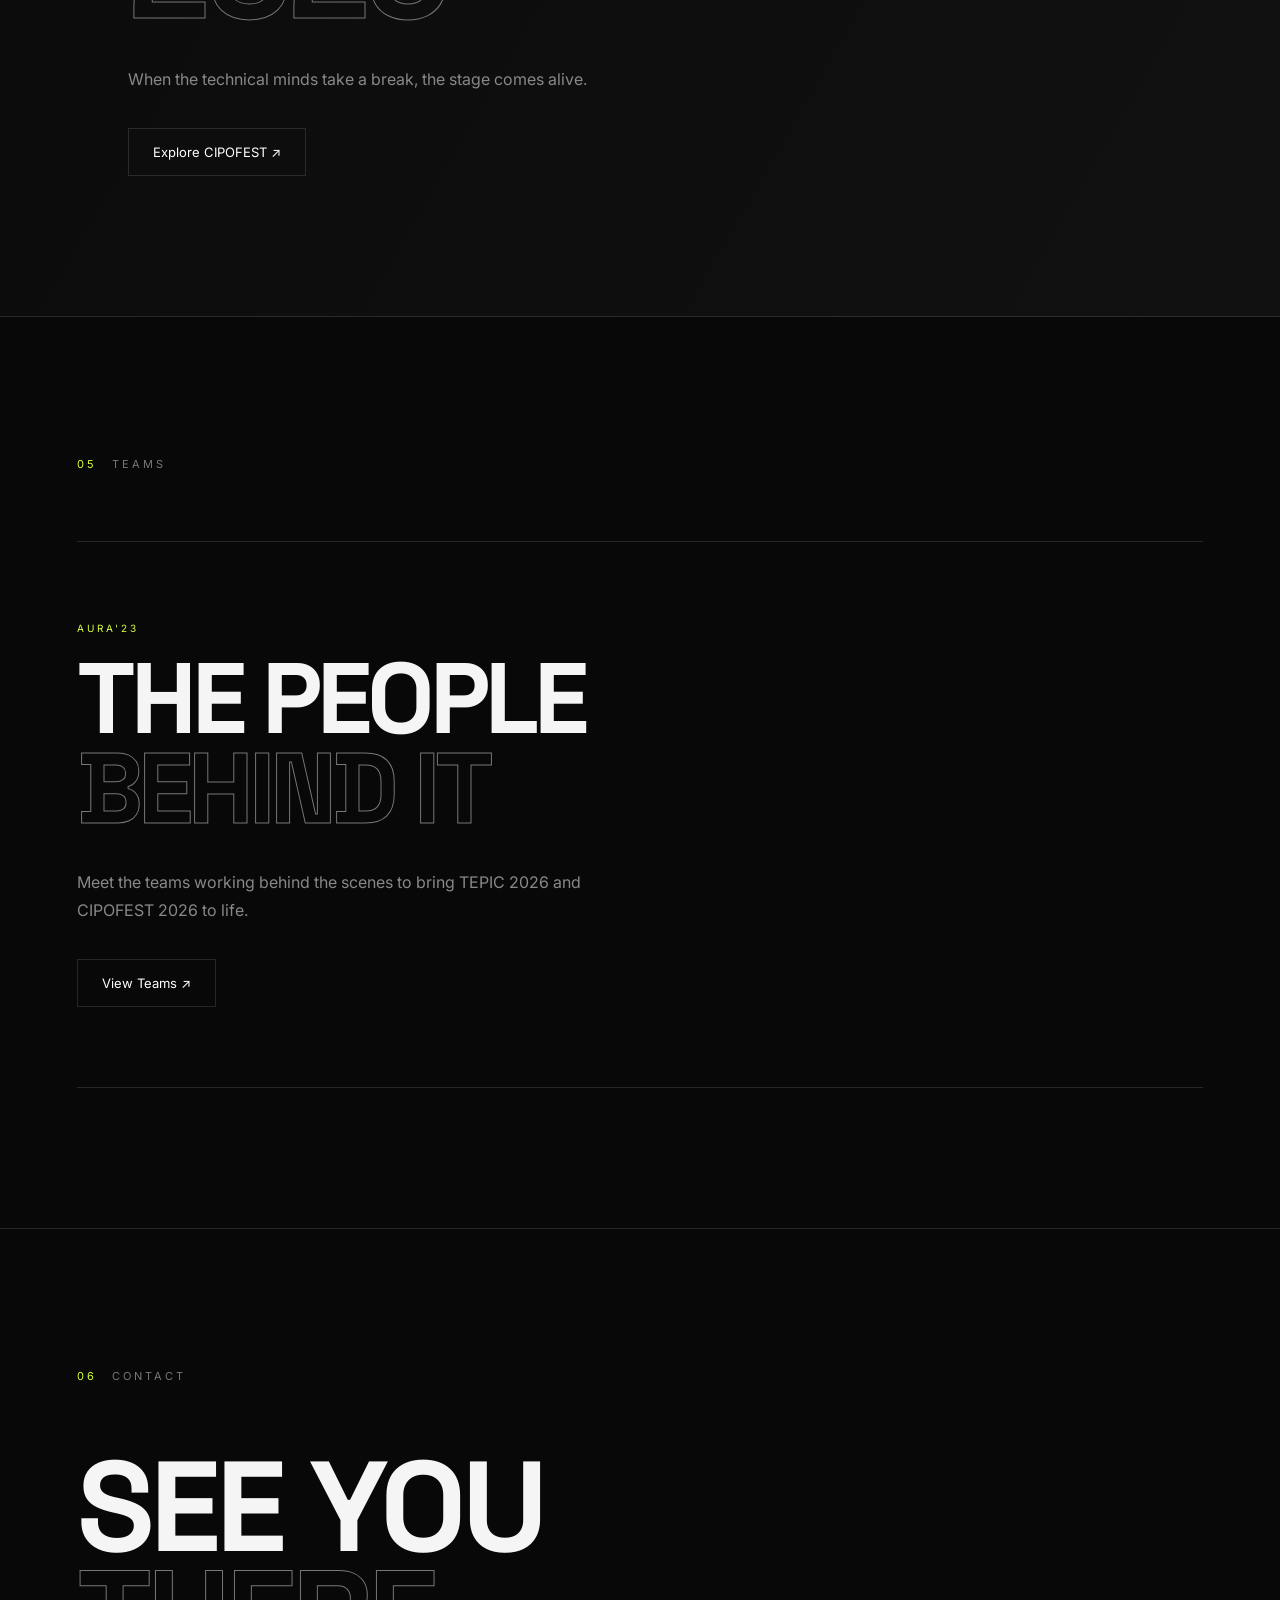
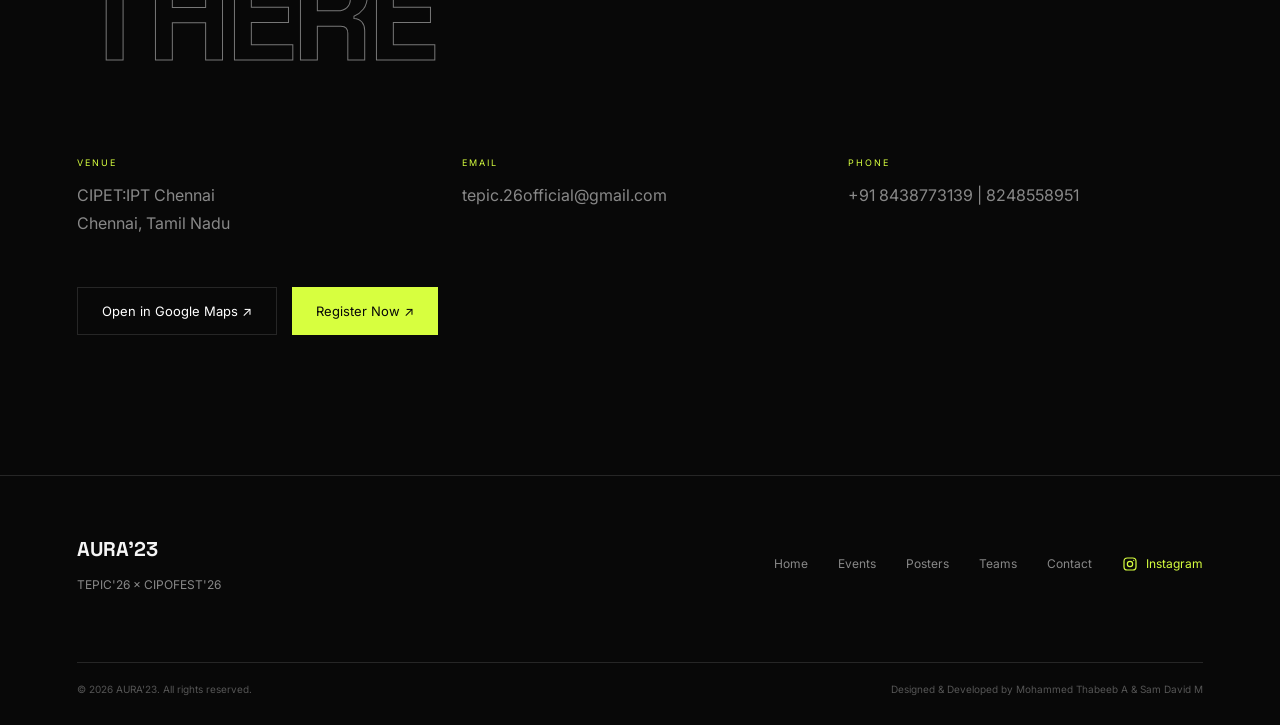
<file: event.html>
<!DOCTYPE html>
<html lang="en">

<head>

    <!-- Google tag (gtag.js) -->
    <script async src="https://www.googletagmanager.com/gtag/js?id=G-ZQMECPQT0W"></script>
    <script>
    window.dataLayer = window.dataLayer || [];
    function gtag(){dataLayer.push(arguments);}
    gtag('js', new Date());

    gtag('config', 'G-ZQMECPQT0W');
    </script>

    <meta charset="UTF-8">

    <meta
        name="viewport"
        content="width=device-width, initial-scale=1.0"
    >

    <title>Event | TEPIC'26 × CIPOFEST'26</title>

    <link rel="icon" href="assets/icons/favicon.jpg">

    <link
        href="https://fonts.googleapis.com/css2?family=Inter:wght@400;500;600;700&family=Space+Grotesk:wght@400;500;600;700&display=swap"
        rel="stylesheet"
    >

    <link rel="stylesheet" href="css/event.css">

</head>


<body>


<header class="event-nav">

    <a href="index.html" class="back-link">
        ← Back to TEPIC 2026
    </a>

    <span>
        AURA'23
    </span>

</header>


<main class="event-page">


    <section class="event-hero">

        <div class="event-meta">

            <span id="eventNumber">
                01
            </span>

            <span>
                TEPIC 2026
            </span>

        </div>


        <h1 id="eventTitle">
            Paper Presentation
        </h1>


        <p id="eventDescription">
            Present your research, knowledge and ideas.
        </p>


        <div class="event-actions">

            <a
                href="#"
                id="registerButton"
                class="event-register"
                target="_blank"
                rel="noopener noreferrer"
            >
                Register for this event ↗
            </a>

            <a
                href="#"
                id="posterButton"
                class="event-poster"
            >
                View Event Poster ↗
            </a>

        </div>

    </section>


    <section class="event-information">


        <div class="information-block">

            <span>ABOUT THE EVENT</span>

            <h2>
                Showcase your
                <strong>skils & ideas</strong>
            </h2>

            <p id="eventAbout">
                Event information will be displayed here:
            </p>

        </div>


        <div class="information-block">

            <span>EVENT DETAILS</span>

            <div class="details-list">

                <div class="detail">

                    <small>VENUE</small>

                    <strong id="eventVenue">
                        To Be Announced
                    </strong>

                </div>


                <div class="detail">

                    <small>DATE</small>

                    <strong id="eventDate">
                        To Be Announced
                    </strong>

                </div>


                <div class="detail">

                    <small>TIME</small>

                    <strong id="eventTime">
                        To Be Announced
                    </strong>

                </div>


                <div class="detail">

                    <small>TEAM SIZE</small>

                    <strong id="eventTeam">
                        To Be Announced
                    </strong>

                </div>

                <div class="detail">

                    <small>EVENT COORDINATORS</small>

                    <strong id="eventCoordinators">
                        To Be Announced
                    </strong>

                </div>

                <div class="detail">

                    <small>CONTACT</small>

                    <strong id="eventContact">
                        To Be Announced
                    </strong>

                </div>

            </div>

        </div>


        <div class="information-block">

            <span>RULES & GUIDELINES</span>

            <ul id="eventRules">

                <li>
                    Event rules will be updated soon.
                </li>

            </ul>

        </div>


    </section>


</main>


<footer>

    <span>
        © 2026 AURA'23. All rights reserved.
        <br>
        <br>
        Designed & Developed by Mohammed Thabeeb A & Sam David M
    </span>

    <a href="index.html">
        Back to Home ↑
    </a>

</footer>


<script src="js/event.js"></script>

</body>

</html>
</file>
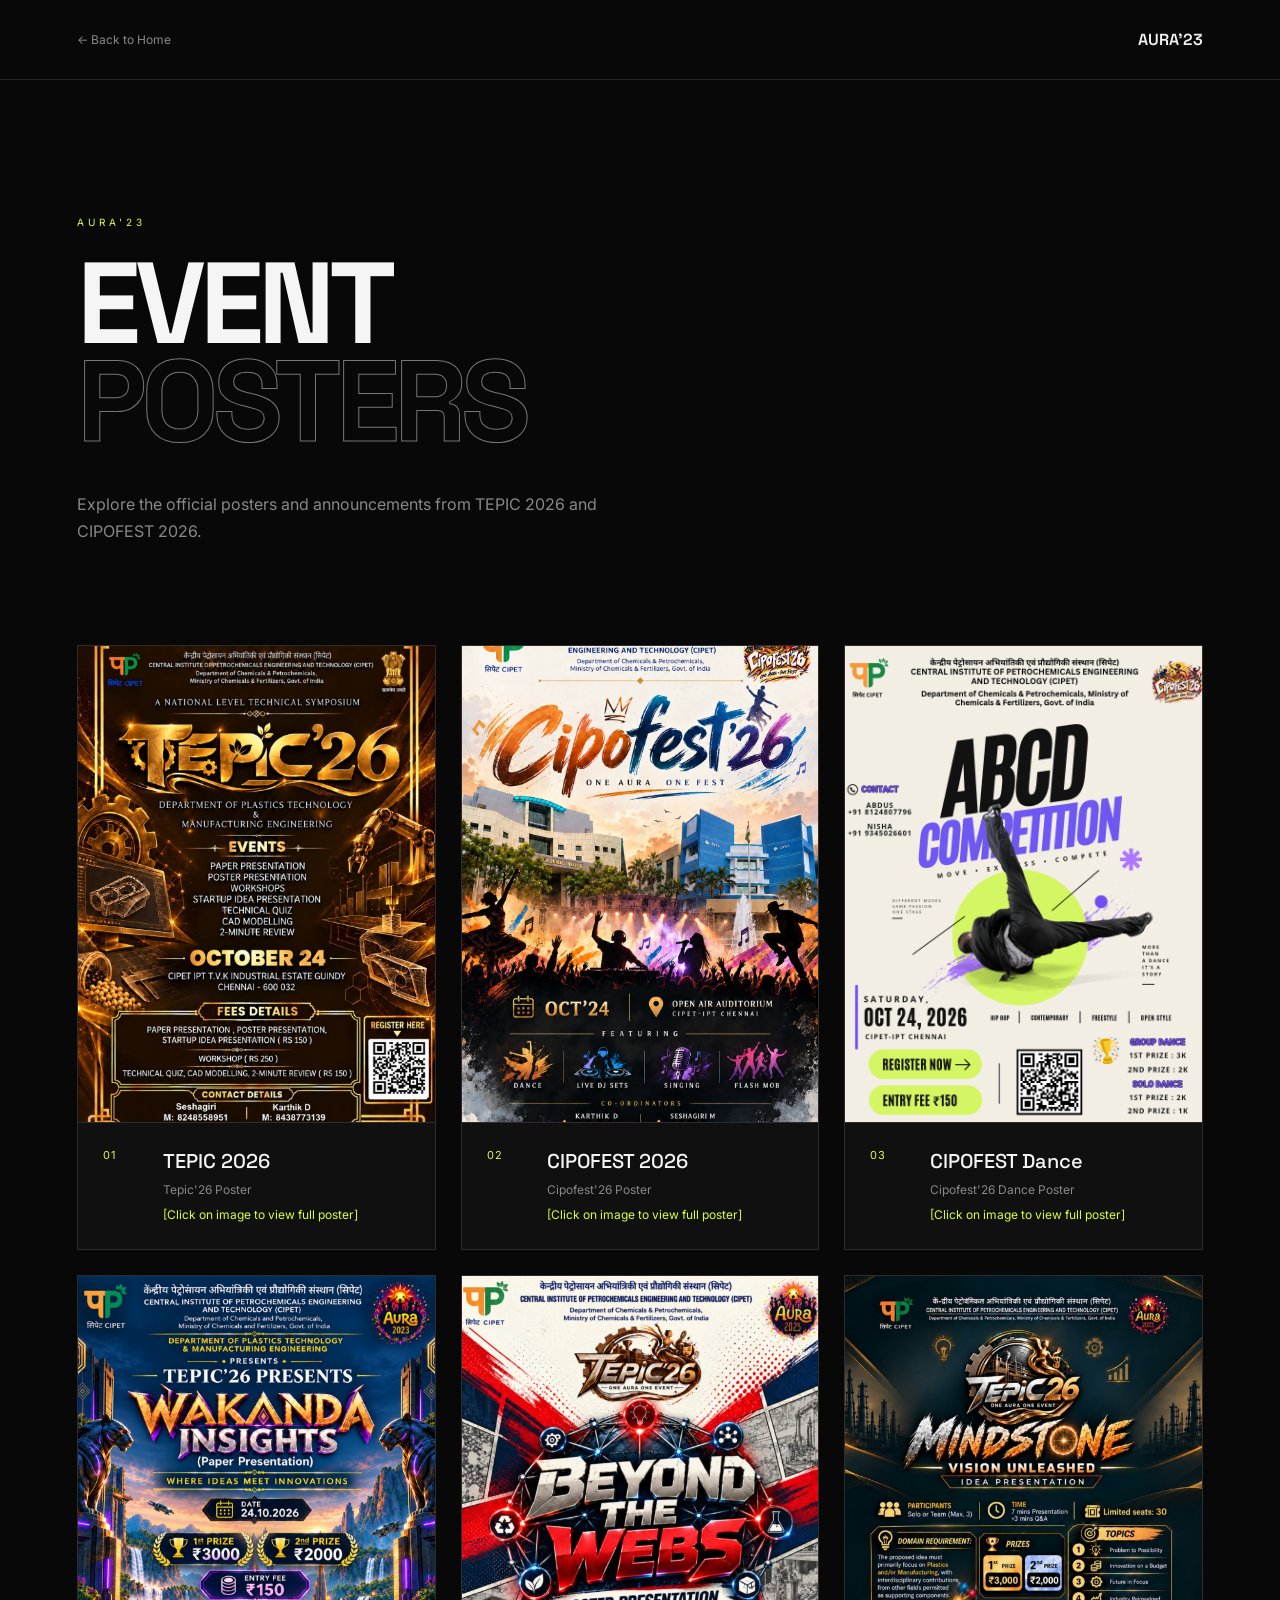
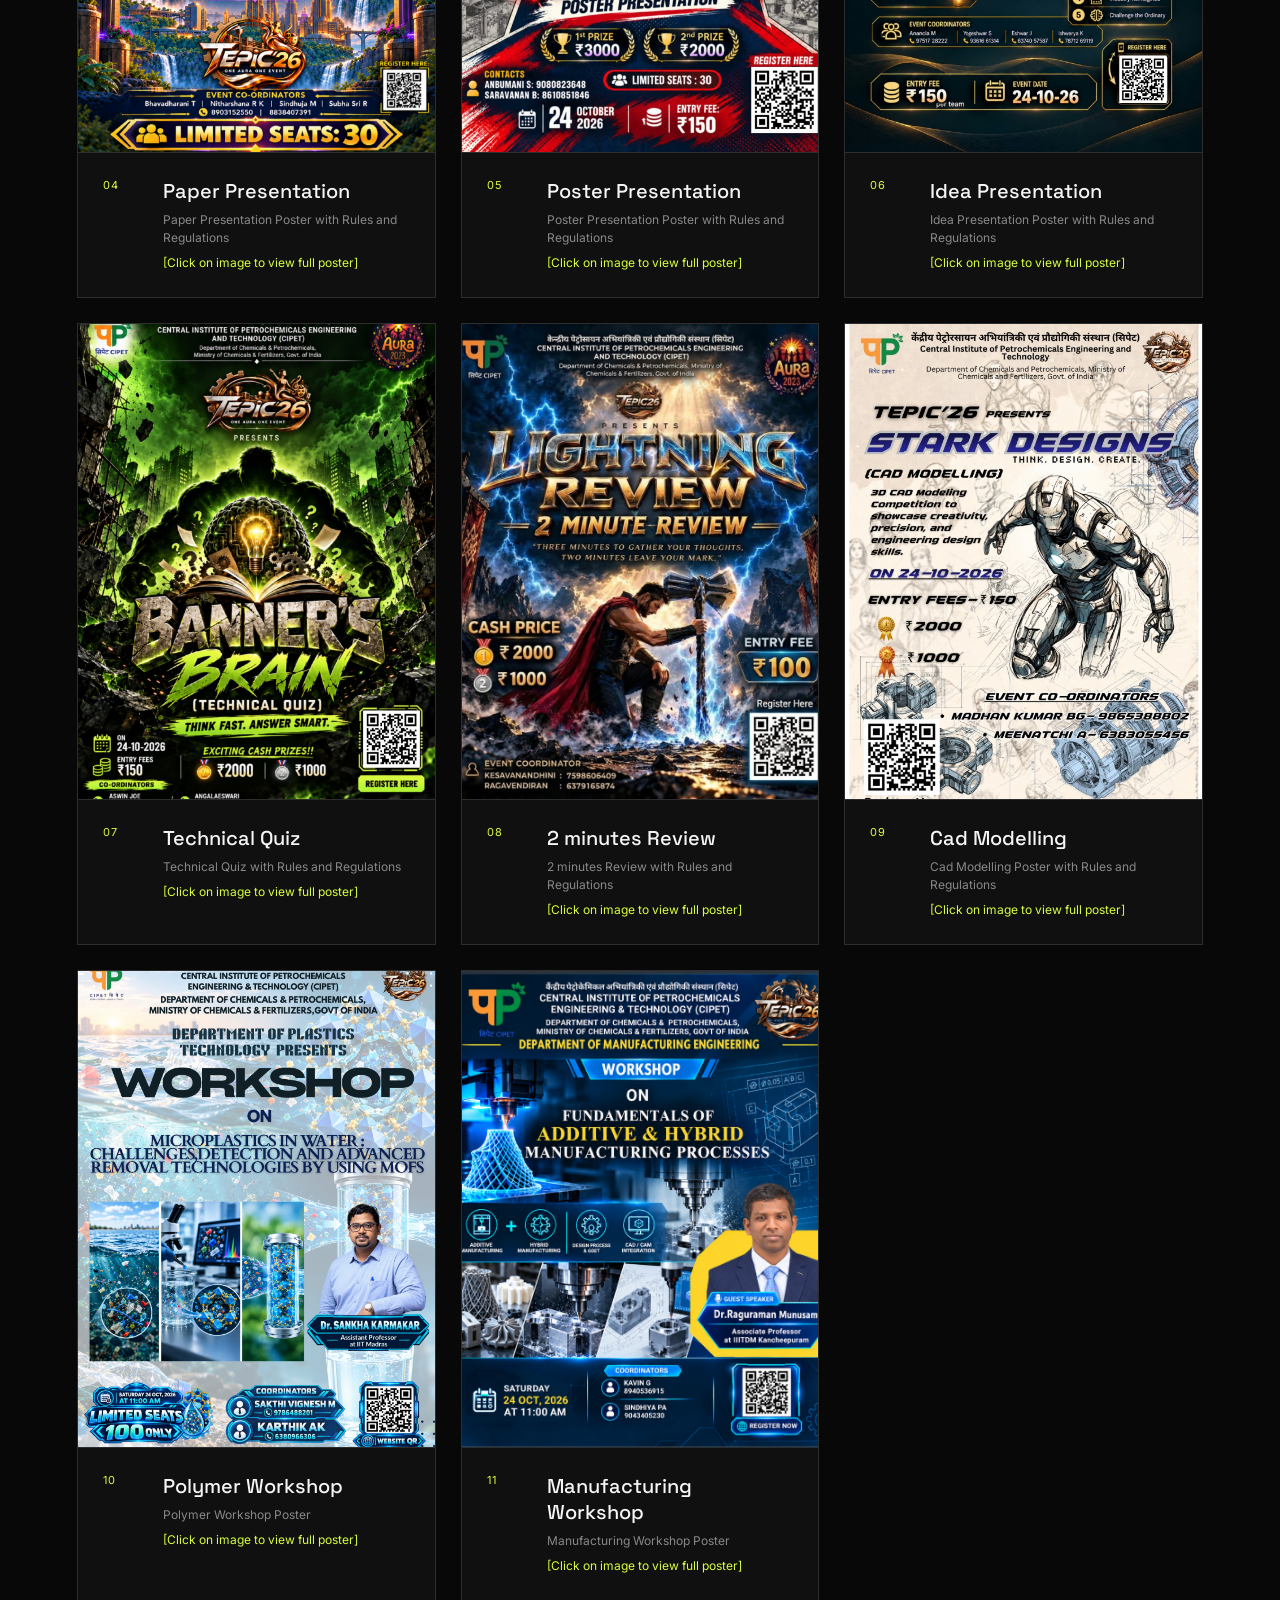
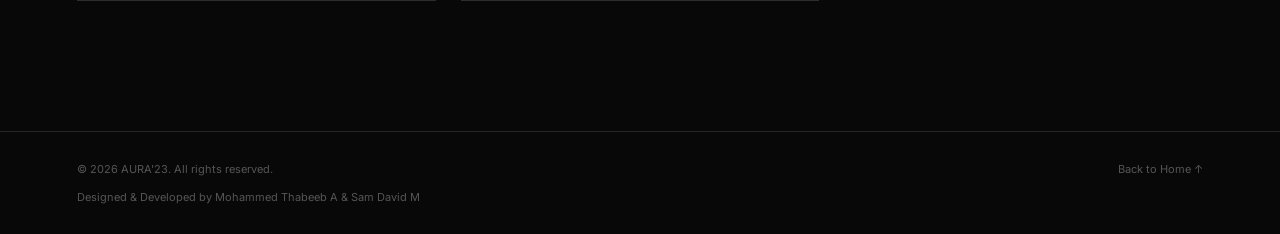
<file: posters.html>
<!DOCTYPE html>
<html lang="en">

<head>

    <!-- Google tag (gtag.js) -->
    <script async src="https://www.googletagmanager.com/gtag/js?id=G-ZQMECPQT0W"></script>
    <script>
    window.dataLayer = window.dataLayer || [];
    function gtag(){dataLayer.push(arguments);}
    gtag('js', new Date());

    gtag('config', 'G-ZQMECPQT0W');
    </script>

    <meta charset="UTF-8">

    <meta
        name="viewport"
        content="width=device-width, initial-scale=1.0"
    >

    <title>Posters | TEPIC'26 × CIPOFEST'26</title>

    <link rel="icon" href="assets/icons/favicon.jpg">

    <link
        href="https://fonts.googleapis.com/css2?family=Inter:wght@400;500;600;700&family=Space+Grotesk:wght@400;500;600;700&display=swap"
        rel="stylesheet"
    >

    <link rel="stylesheet" href="css/posters.css">

</head>


<body>


<!-- ================= NAVBAR ================= -->

<header class="posters-nav">

    <a href="index.html" class="back-link">
        ← Back to Home
    </a>

    <span>
        AURA'23
    </span>

</header>


<!-- ================= PAGE ================= -->

<main class="posters-page">


    <section class="posters-header">

        <span class="eyebrow">
            AURA'23
        </span>

        <h1>
            EVENT
            <strong>POSTERS</strong>
        </h1>

        <p>
            Explore the official posters and announcements
            from TEPIC 2026 and CIPOFEST 2026.
        </p>

    </section>


    <!-- Posters are automatically inserted here -->

    <section
        class="posters-grid"
        id="postersGrid"
    ></section>


    <!-- Empty state -->

    <div
        class="empty-state"
        id="emptyState"
    >

        <span>NO POSTERS YET</span>

        <p>
            Posters will appear here once they are published.
        </p>

    </div>


</main>


<!-- ================= FOOTER ================= -->

<footer>

    <span>
        © 2026 AURA'23. All rights reserved.
        <br>
        <br>
        Designed & Developed by Mohammed Thabeeb A & Sam David M
    </span>

    <a href="index.html">
        Back to Home ↑
    </a>

</footer>


<script src="js/posters.js"></script>

</body>

</html>
</file>
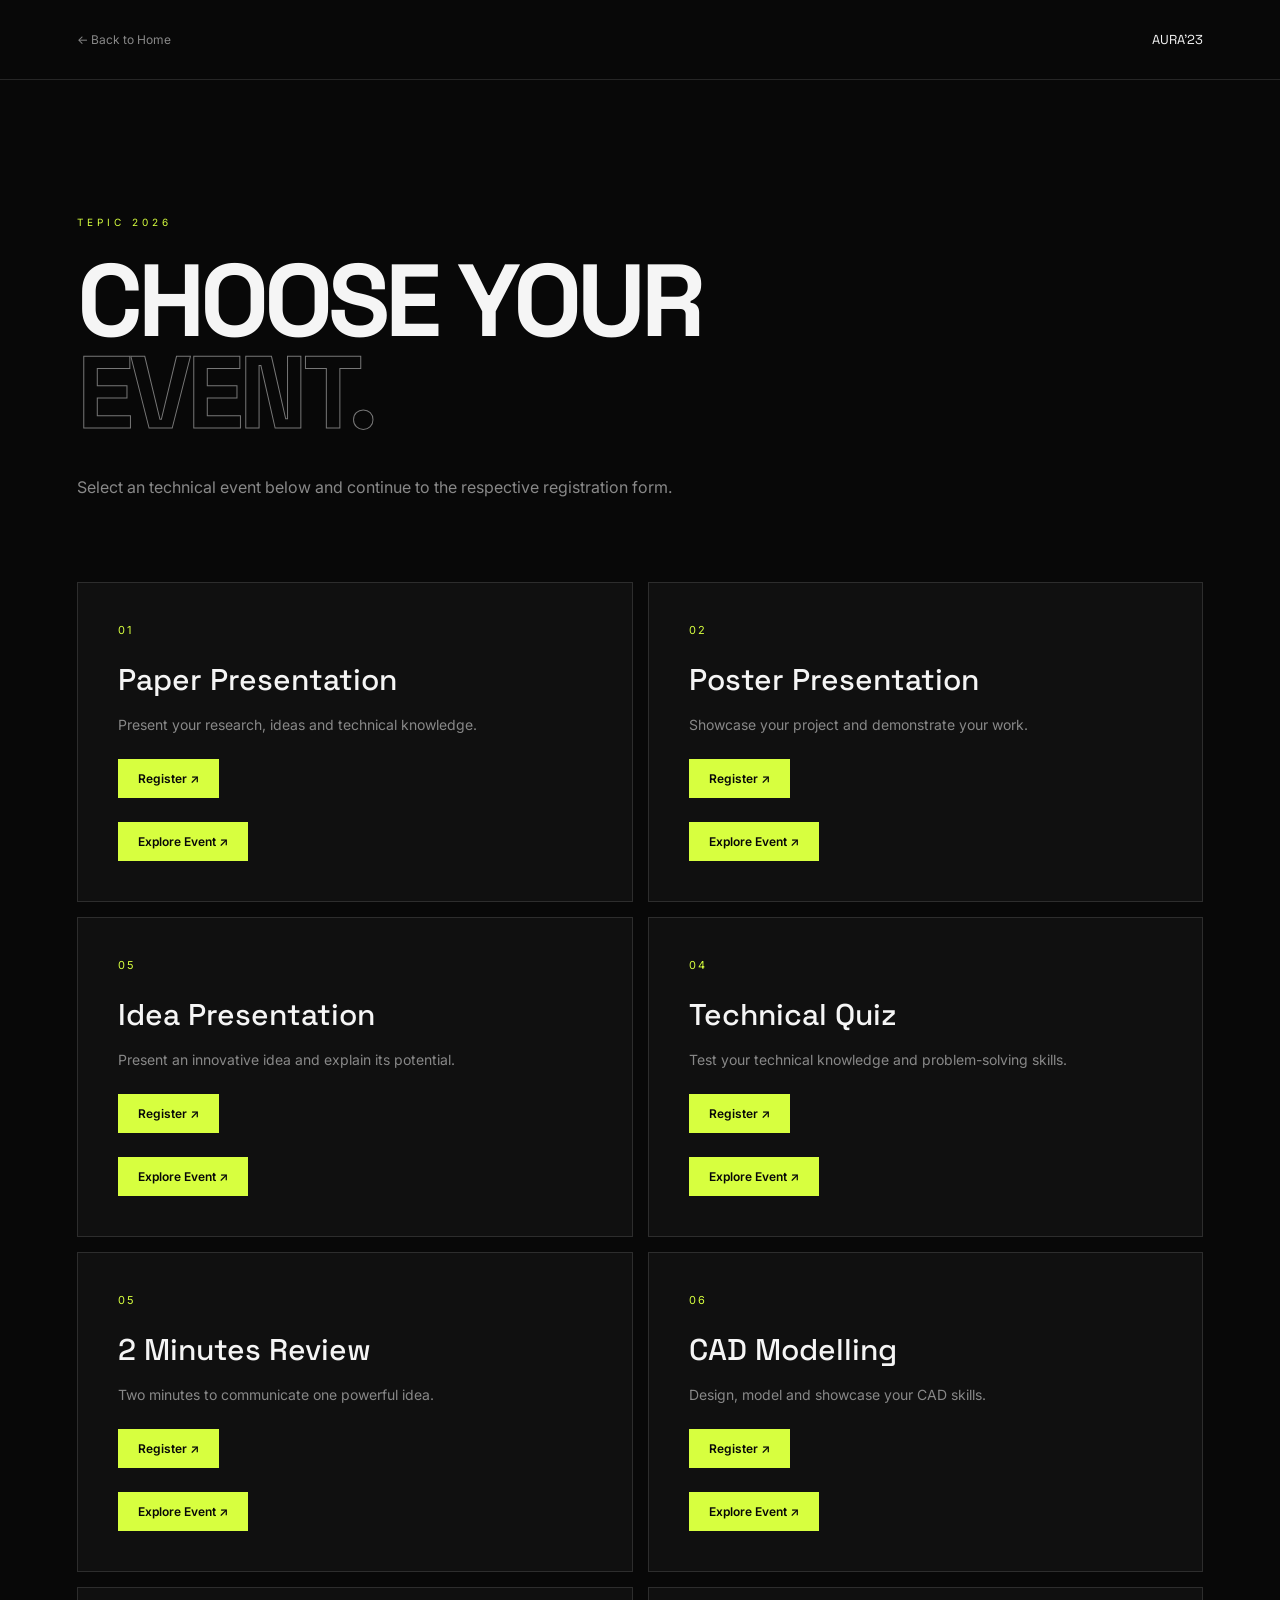
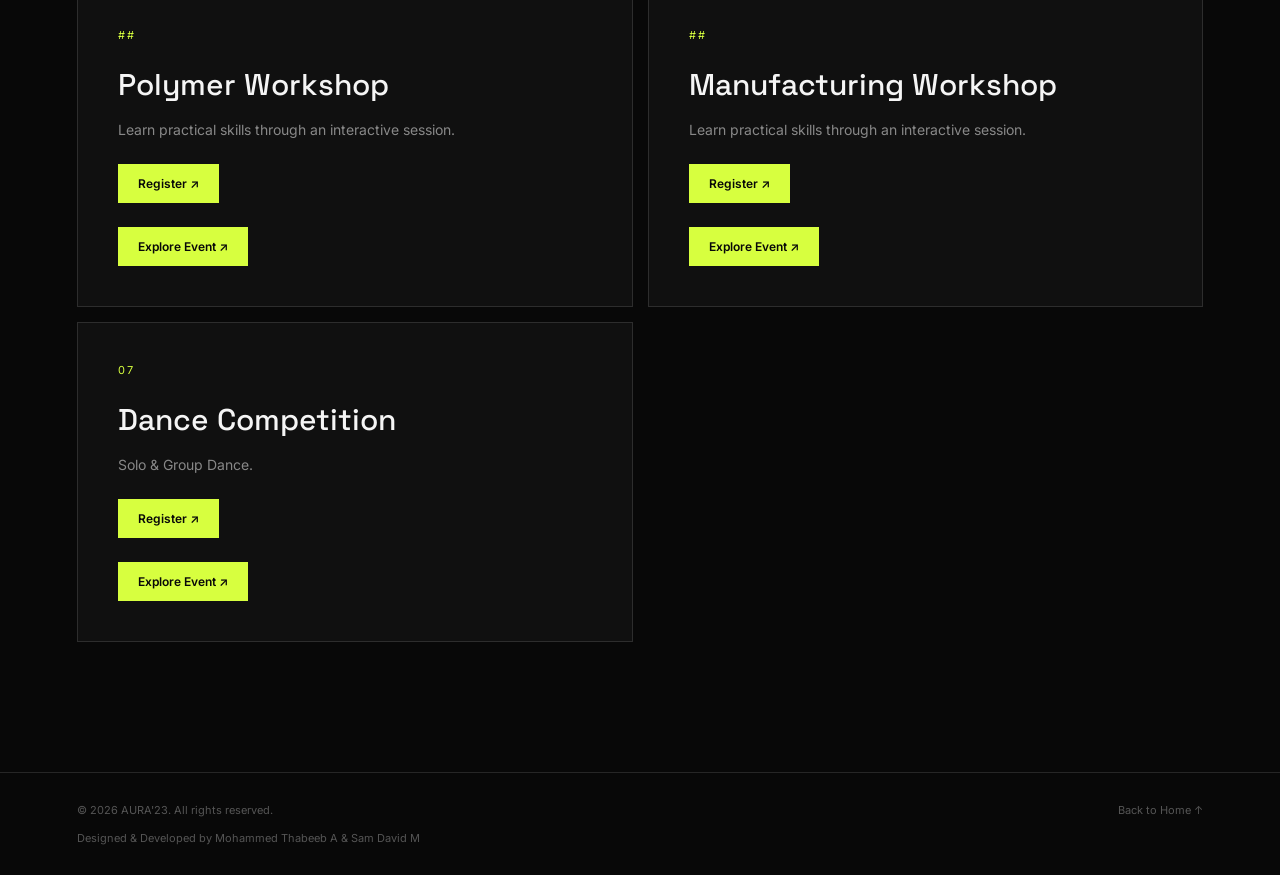
<file: registration.html>
<!DOCTYPE html>
<html lang="en">

<head>

    <!-- Google tag (gtag.js) -->
    <script async src="https://www.googletagmanager.com/gtag/js?id=G-ZQMECPQT0W"></script>
    <script>
    window.dataLayer = window.dataLayer || [];
    function gtag(){dataLayer.push(arguments);}
    gtag('js', new Date());

    gtag('config', 'G-ZQMECPQT0W');
    </script>

    <meta charset="UTF-8">

    <meta
        name="viewport"
        content="width=device-width, initial-scale=1.0"
    >

    <title>Registration | TEPIC'26 × CIPOFEST'26</title>

    <link rel="icon" href="assets/icons/favicon.jpg">

    <link
        href="https://fonts.googleapis.com/css2?family=Inter:wght@400;500;600;700&family=Space+Grotesk:wght@400;500;600;700&display=swap"
        rel="stylesheet"
    >

    <link
        rel="stylesheet"
        href="css/registration.css"
    >

</head>

<body>


<header class="registration-nav">

    <a href="index.html">
        ← Back to Home
    </a>

    <span>
        AURA'23
    </span>

</header>


<main class="registration-page">


    <section class="registration-header">

        <span>
            TEPIC 2026
        </span>

        <h1>
            CHOOSE YOUR
            <strong>EVENT.</strong>
        </h1>

        <p>
            Select an technical event below and continue
            to the respective registration form.
        </p>

    </section>


    <section class="registration-grid">


        <article class="registration-card">

            <span class="card-number">01</span>

            <div>

                <h2>Paper Presentation</h2>

                <p>
                    Present your research,
                    ideas and technical knowledge.
                </p>

            </div>

            <a
                href="https://forms.gle/Q4CKKoKkeyW26fud9"
                target="_blank"
            >
                Register ↗
            </a>

            <a
                href="event.html?event=paper"
                class="poster-btn"
            >
                Explore Event ↗
            </a>

        </article>


        <article class="registration-card">

            <span class="card-number">02</span>

            <div>

                <h2>Poster Presentation</h2>

                <p>
                    Showcase your project
                    and demonstrate your work.
                </p>

            </div>

            <a
                href="https://forms.gle/Q2mqEawtjHDmNGrNA"
                target="_blank"
            >
                Register ↗
            </a>

            <a
                href="event.html?event=poster"
                class="poster-btn"
            >
                Explore Event ↗
            </a>

        </article>

        <article class="registration-card">

            <span class="card-number">05</span>

            <div>

                <h2>Idea Presentation</h2>

                <p>
                    Present an innovative idea
                    and explain its potential.
                </p>

            </div>

            <a
                href="https://forms.gle/bGvZMmtnL4qFuNqC8"
                target="_blank"
            >
                Register ↗
            </a>

            <a
                href="event.html?event=idea"
                class="poster-btn"
            >
                Explore Event ↗
            </a>

        </article>

        <article class="registration-card">

            <span class="card-number">04</span>

            <div>

                <h2>Technical Quiz</h2>

                <p>
                    Test your technical knowledge
                    and problem-solving skills.
                </p>

            </div>

            <a
                href="https://forms.gle/eViUGXpnryj2qzZFA"
                target="_blank"
            >
                Register ↗
            </a>

            <a
                href="event.html?event=quiz"
                class="poster-btn"
            >
                Explore Event ↗
            </a>

        </article>


        <article class="registration-card">

            <span class="card-number">05</span>

            <div>

                <h2>2 Minutes Review</h2>

                <p>
                    Two minutes to communicate
                    one powerful idea.
                </p>

            </div>

            <a
                href="https://forms.gle/WLaH49ZFtfGkuWTm8"
                target="_blank"
            >
                Register ↗
            </a>

            <a
                href="event.html?event=review"
                class="poster-btn"
            >
                Explore Event ↗
            </a>

        </article>


        <article class="registration-card">

            <span class="card-number">06</span>

            <div>

                <h2>CAD Modelling</h2>

                <p>
                    Design, model and showcase
                    your CAD skills.
                </p>

            </div>

            <a
                href="https://forms.gle/wBQvDfZxDECjciKV8"
                target="_blank"
            >
                Register ↗
            </a>

            <a
                href="event.html?event=cad"
                class="poster-btn"
            >
                Explore Event ↗
            </a>

        </article>

        <article class="registration-card">

            <span class="card-number">##</span>

            <div>

                <h2>Polymer Workshop</h2>

                <p>
                    Learn practical skills
                    through an interactive session.
                </p>

            </div>

            <a
                href="https://forms.gle/E7Q2SXHJDqe2q5dXA"
                target="_blank"
            >
                Register ↗
            </a>

            <a
                href="event.html?event=pworkshop"
                class="poster-btn"
            >
                Explore Event ↗
            </a>

        </article>

        <article class="registration-card">

            <span class="card-number">##</span>

            <div>

                <h2>Manufacturing Workshop</h2>

                <p>
                    Learn practical skills
                    through an interactive session.
                </p>

            </div>

            <a
                href="https://forms.gle/V41JfZghBpwVK8ir5"
                target="_blank"
            >
                Register ↗
            </a>

            <a
                href="event.html?event=mworkshop"
                class="poster-btn"
            >
                Explore Event ↗
            </a>

        </article>

        <article class="registration-card">

            <span class="card-number">07</span>

            <div>

                <h2>Dance Competition</h2>

                <p>
                    Solo & Group Dance.
                </p>

            </div>

            <a
                href="https://forms.gle/TRiJT5zYHuVobo7U8"
                target="_blank"
            >
                Register ↗
            </a>

            <a
                href="culturals.html"
                class="poster-btn"
            >
                Explore Event ↗
            </a>

        </article>


    </section>

</main>


<footer>

    <p>
        © 2026 AURA'23. All rights reserved.
        <br>
        <br>
        Designed & Developed by Mohammed Thabeeb A & Sam David M
    </p>

    <a href="index.html">
        Back to Home ↑
    </a>

</footer>


</body>
</html>
</file>
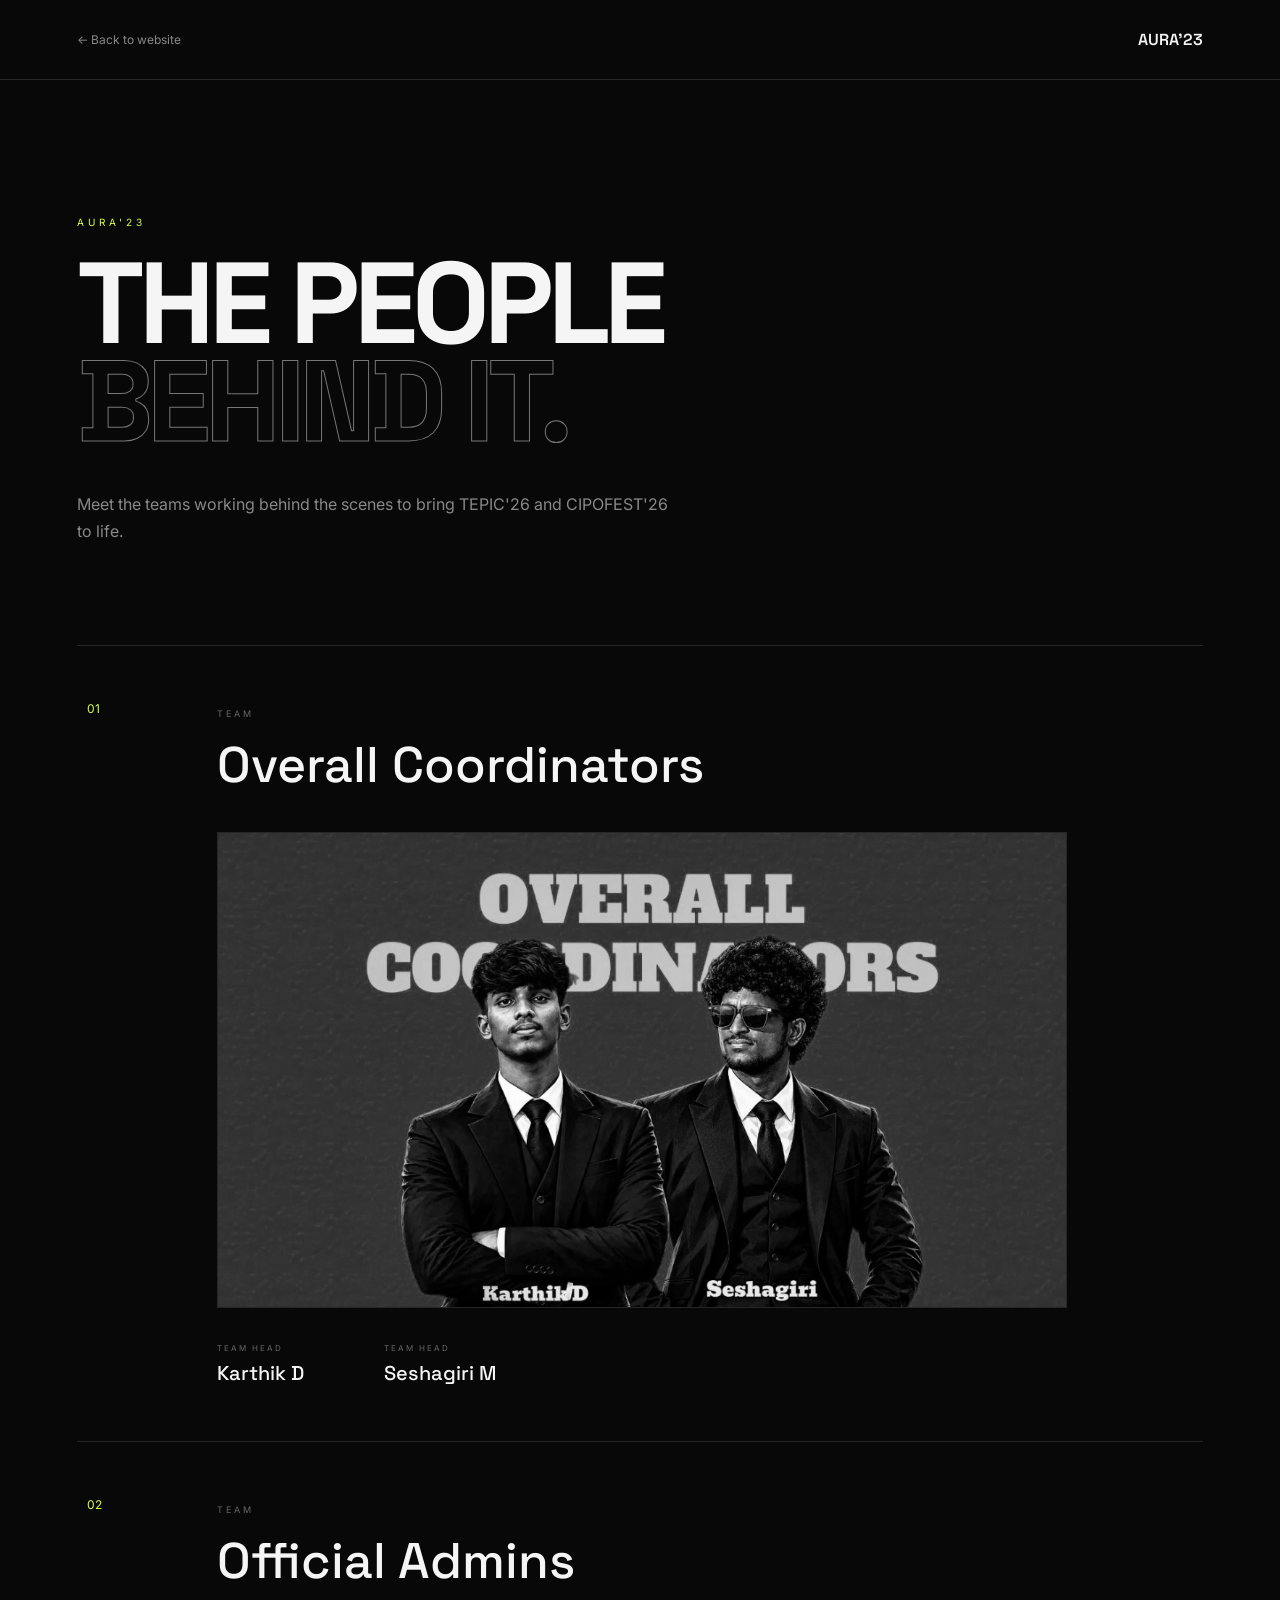
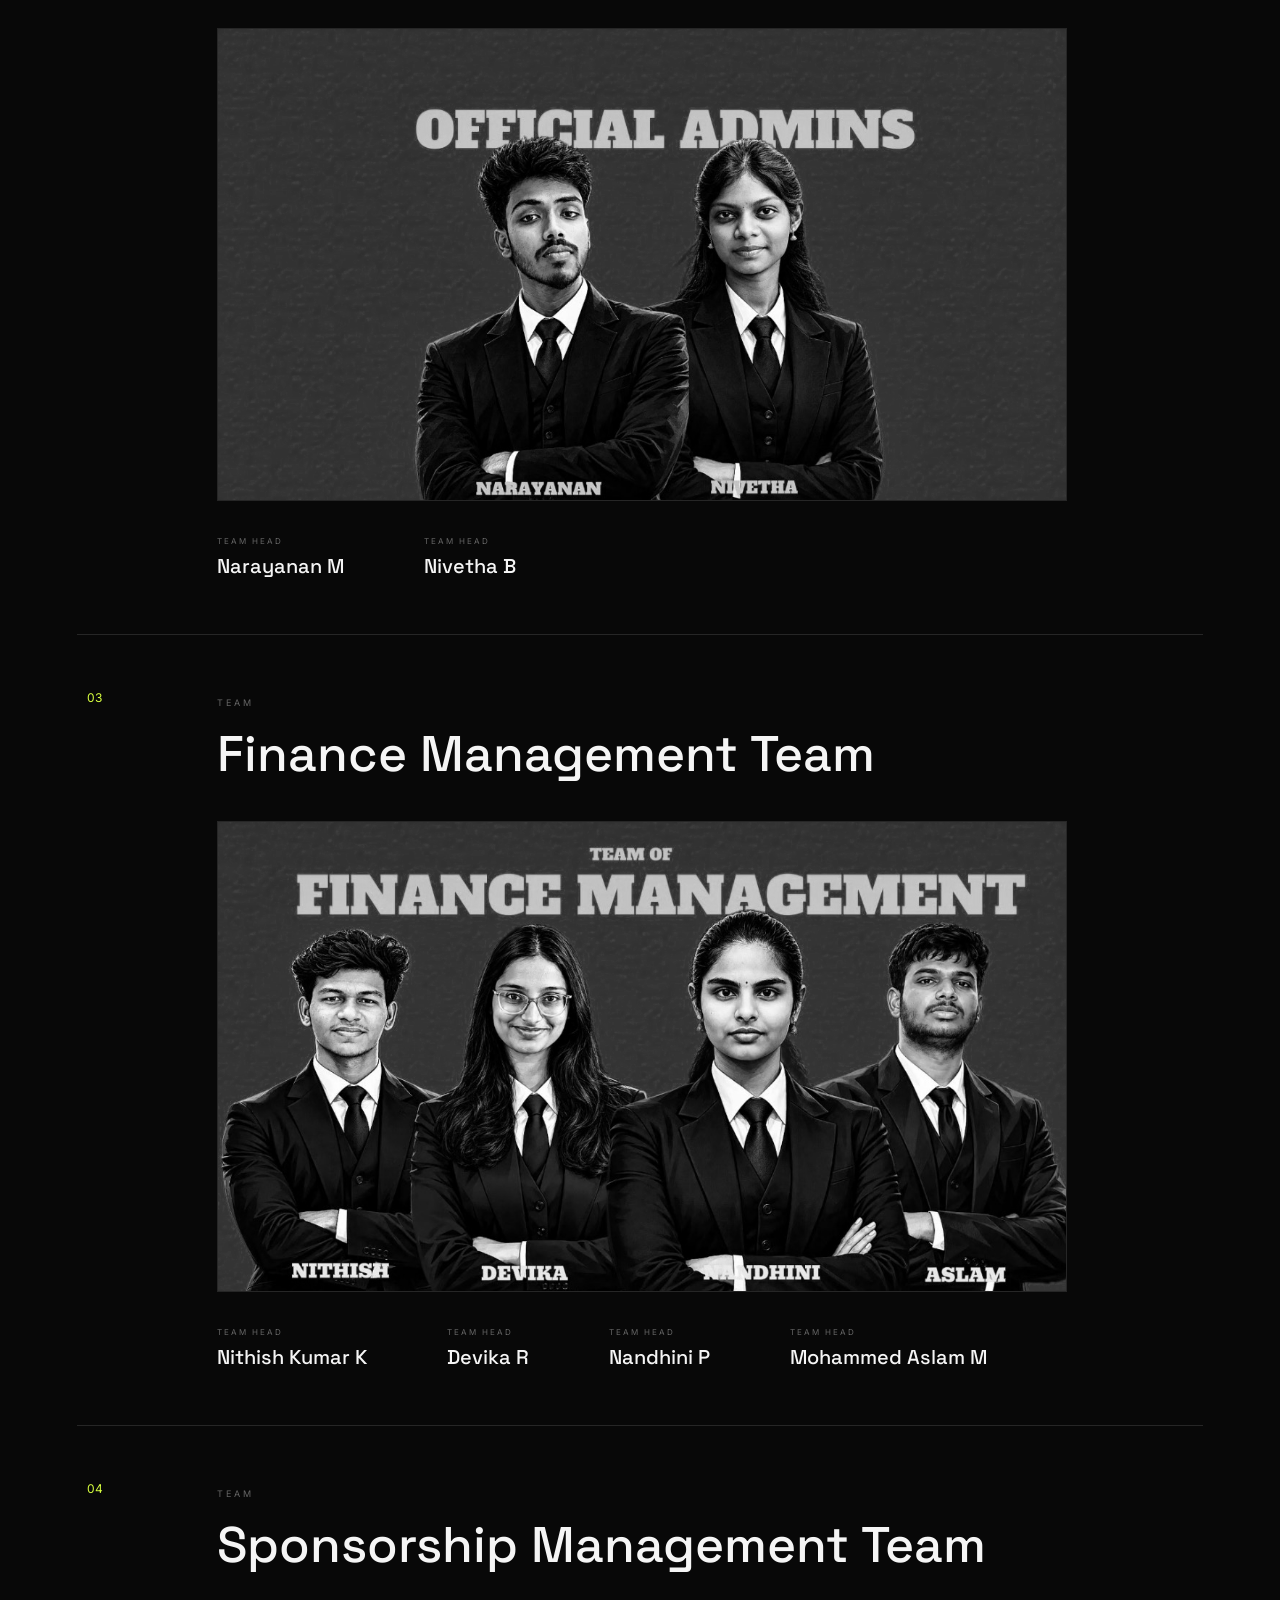
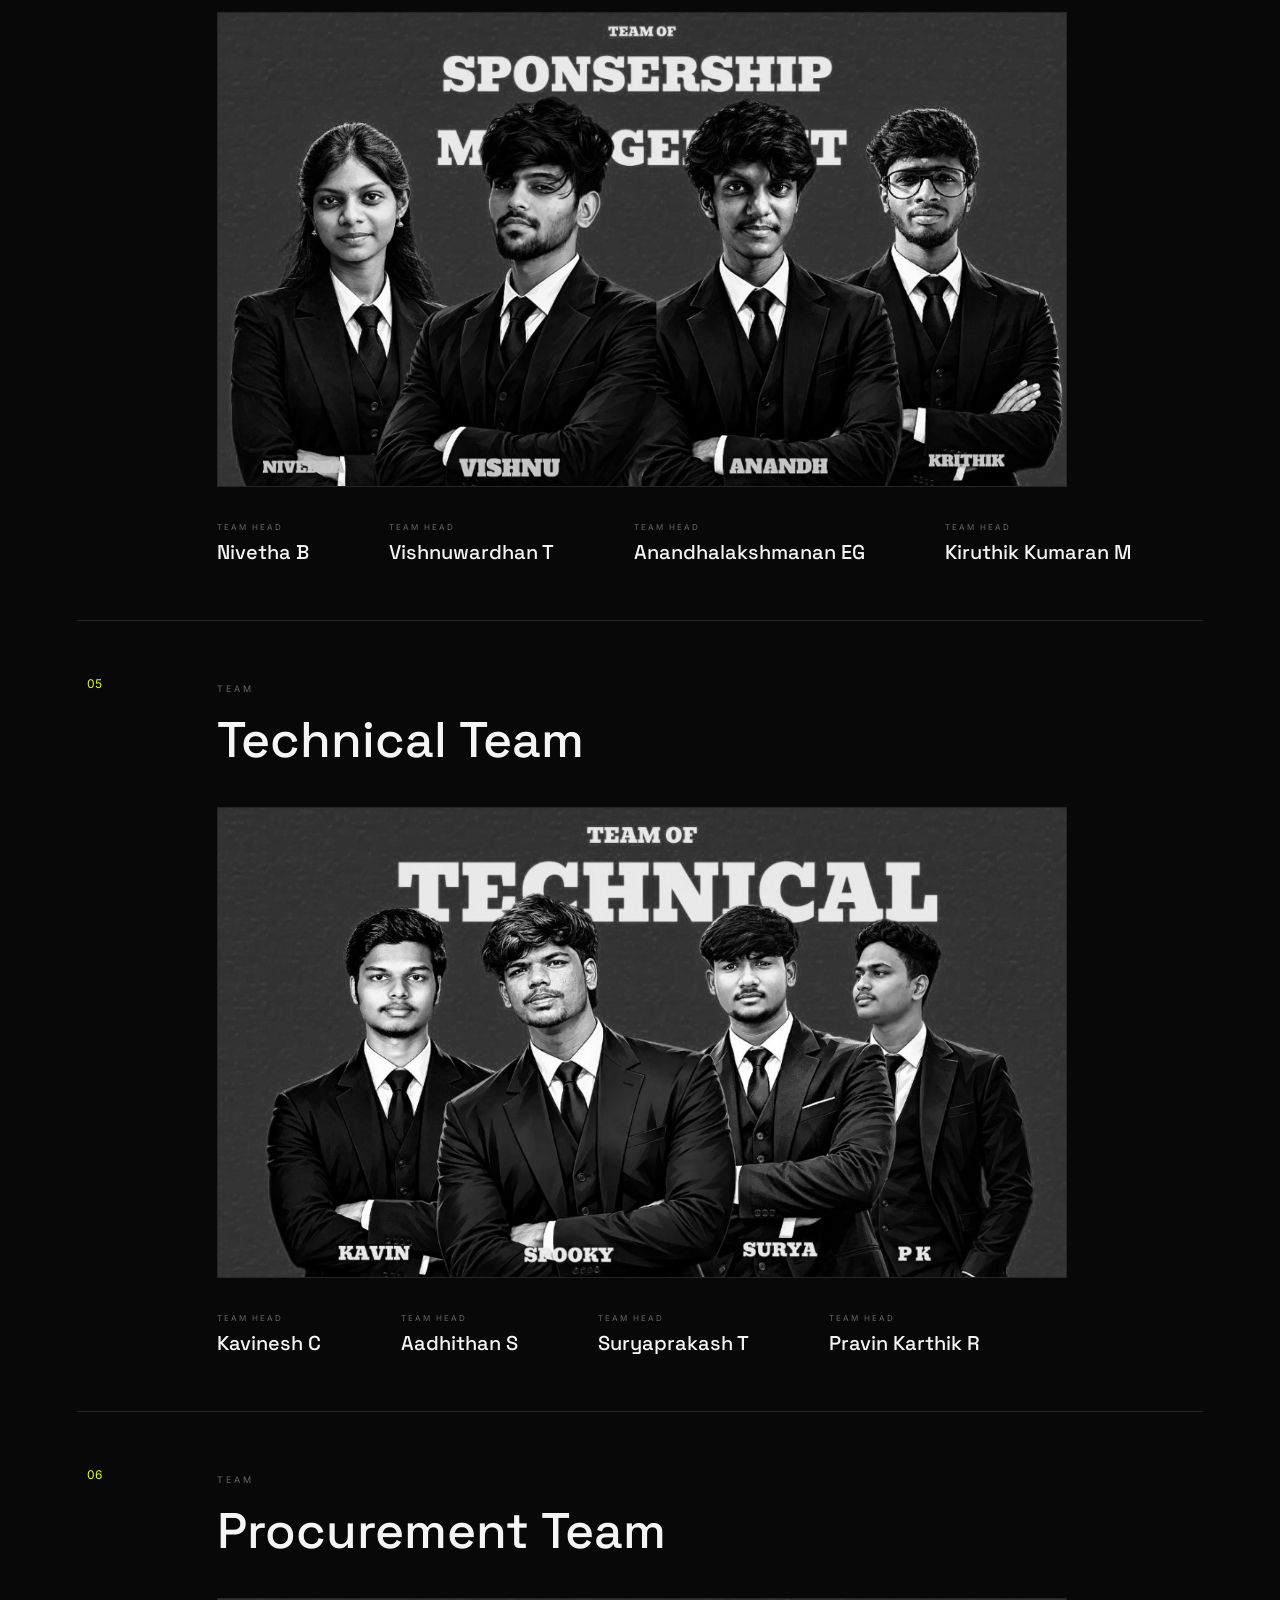
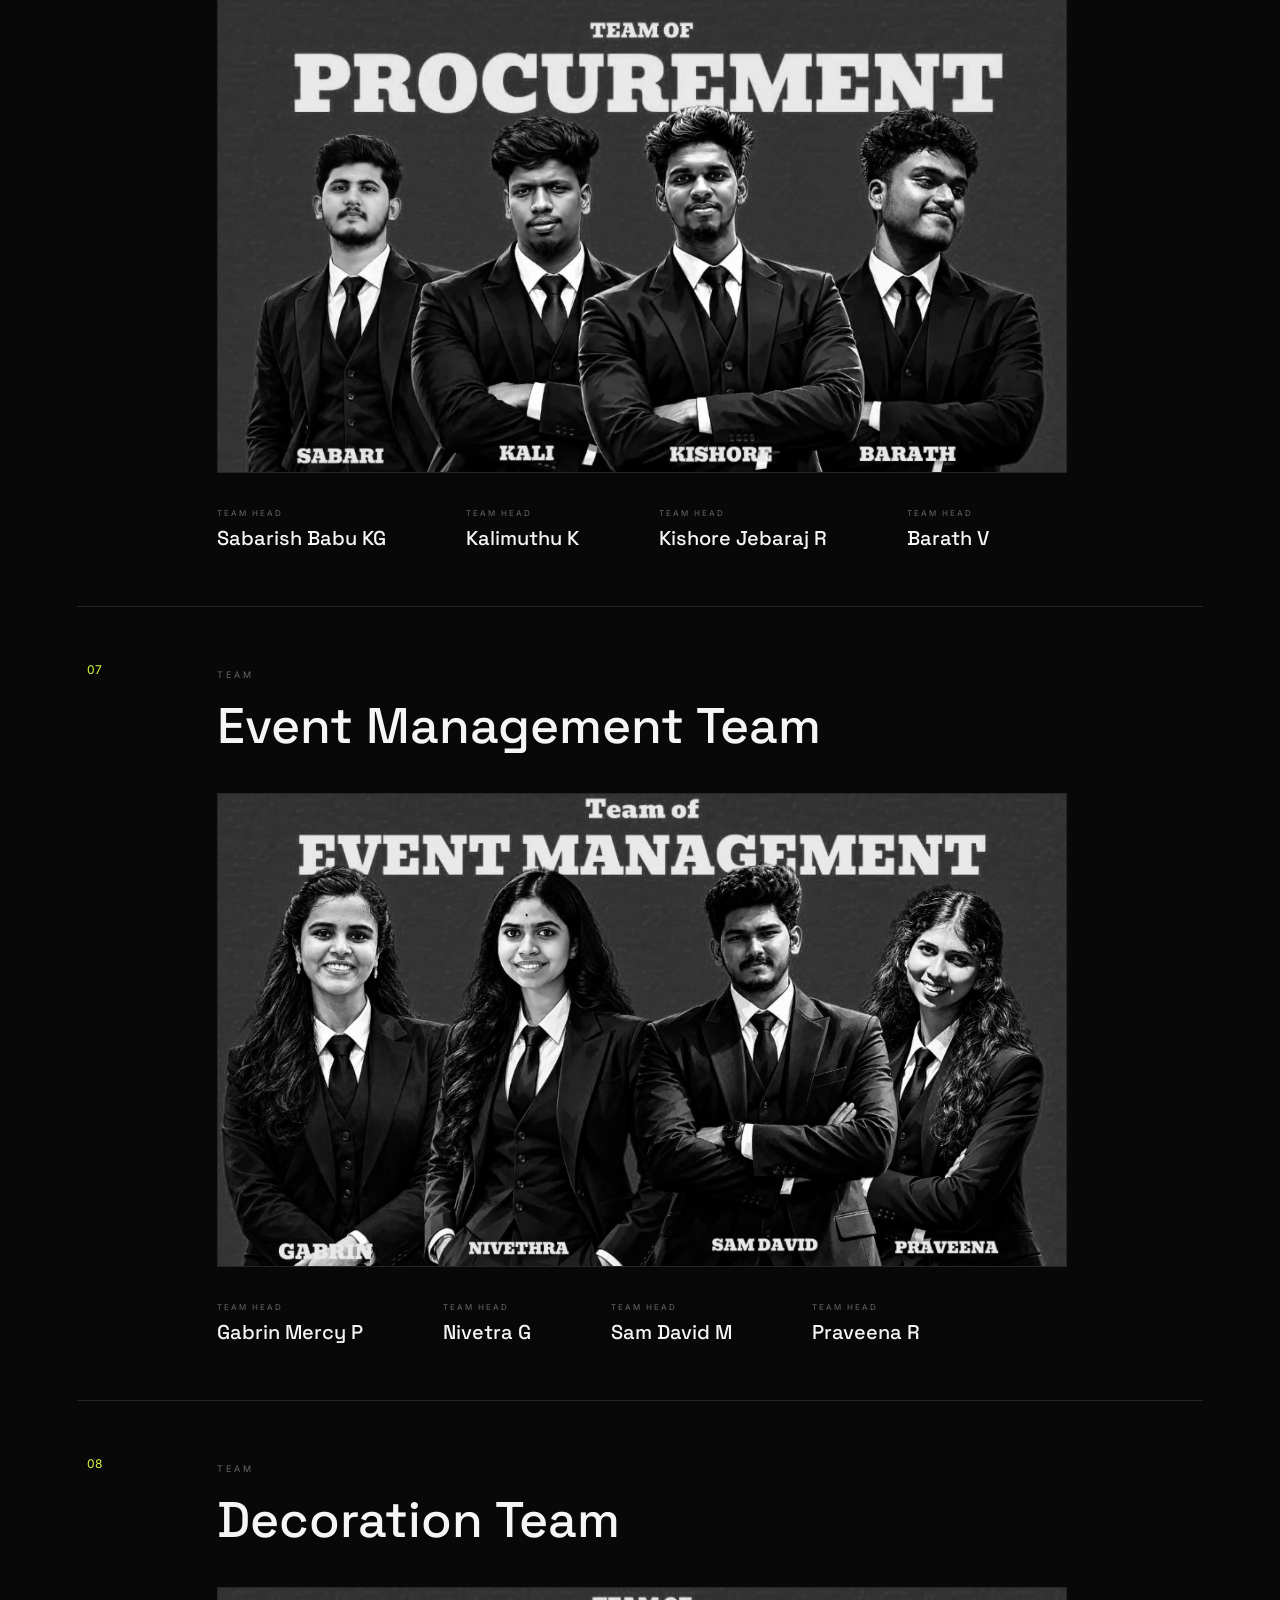
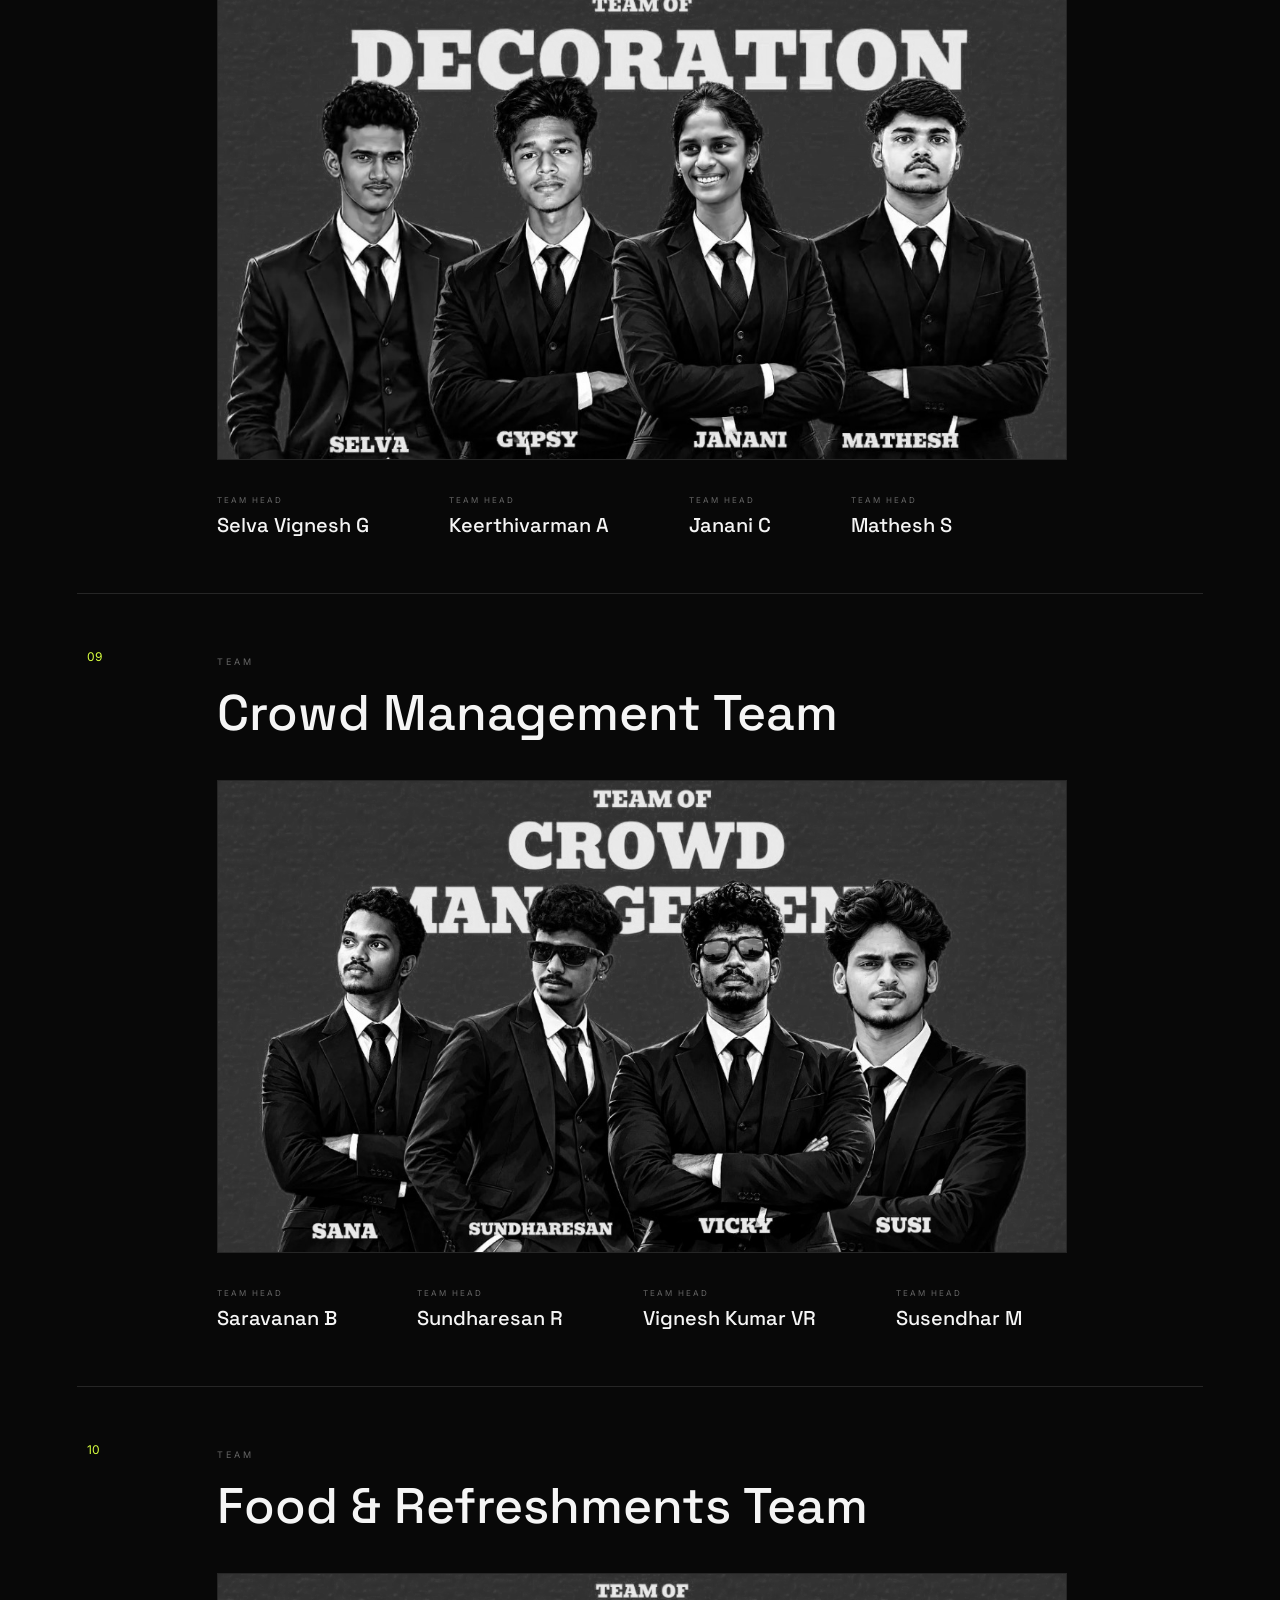
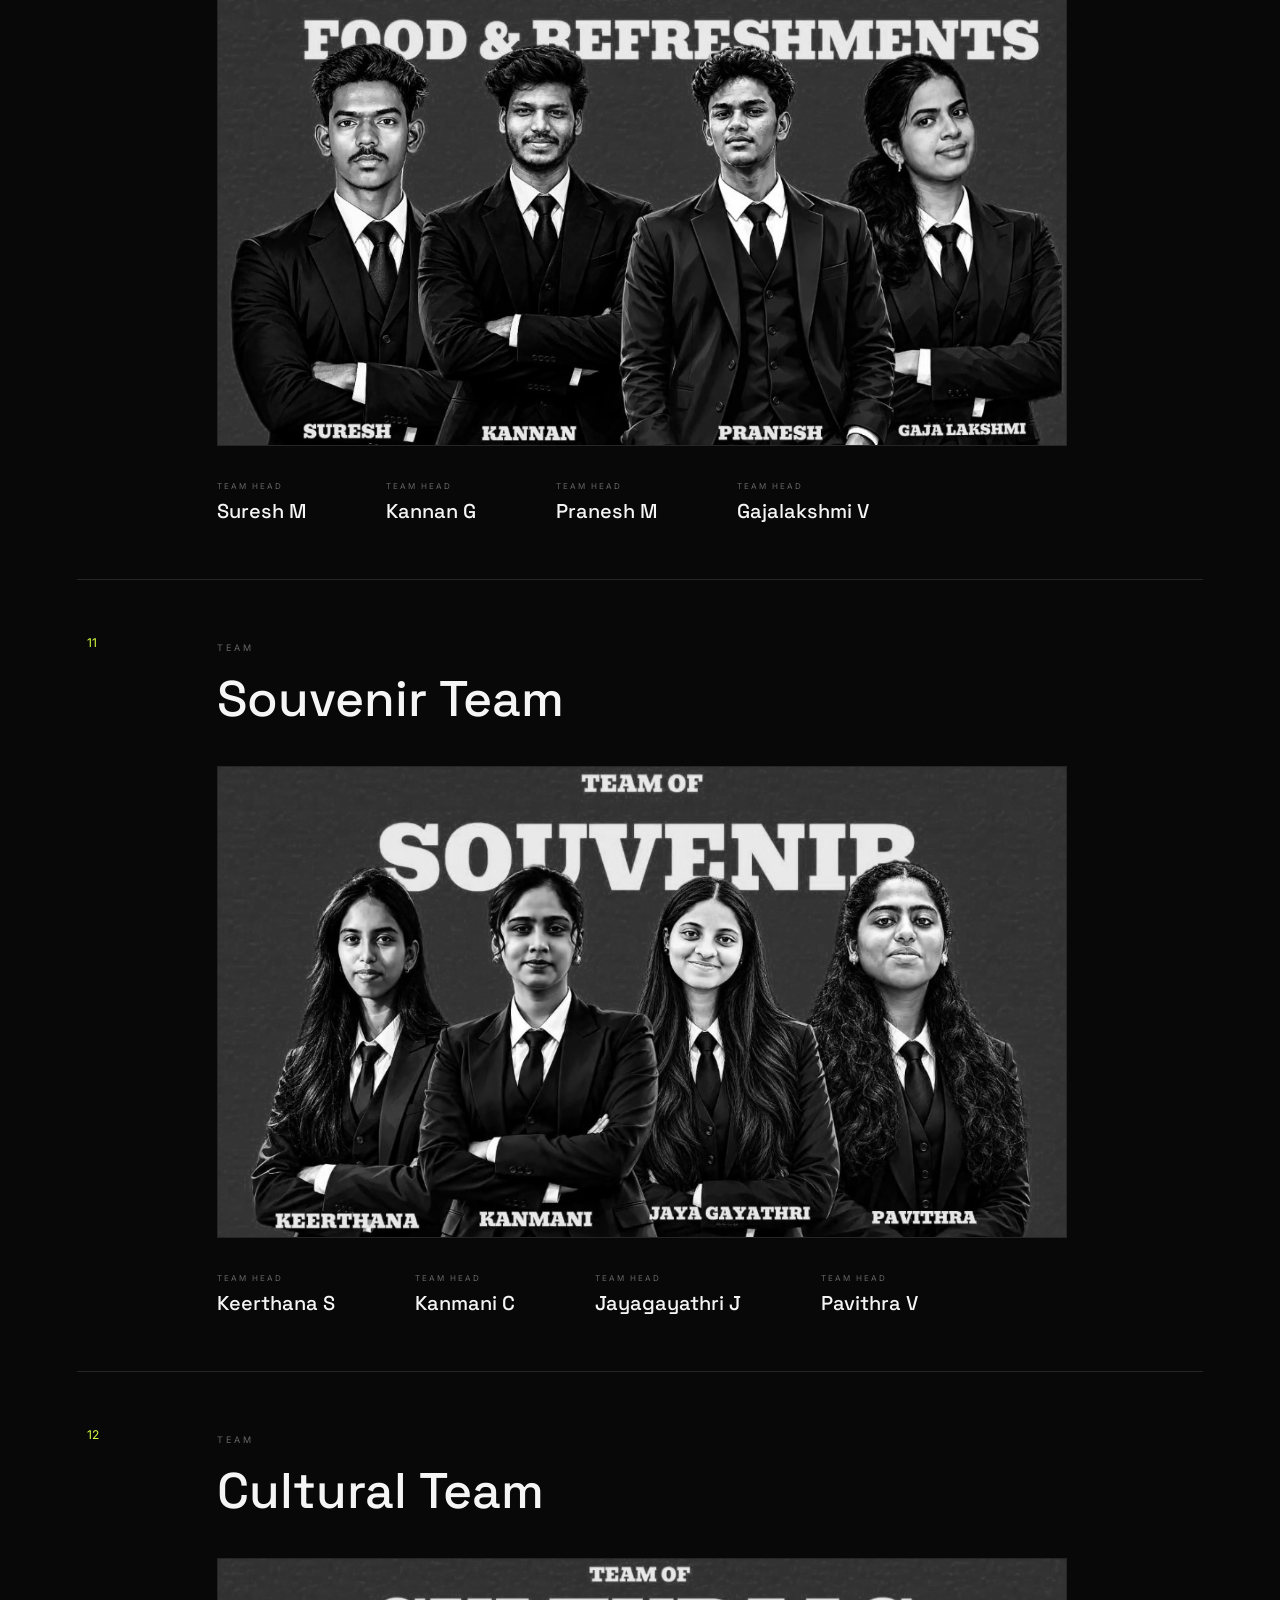
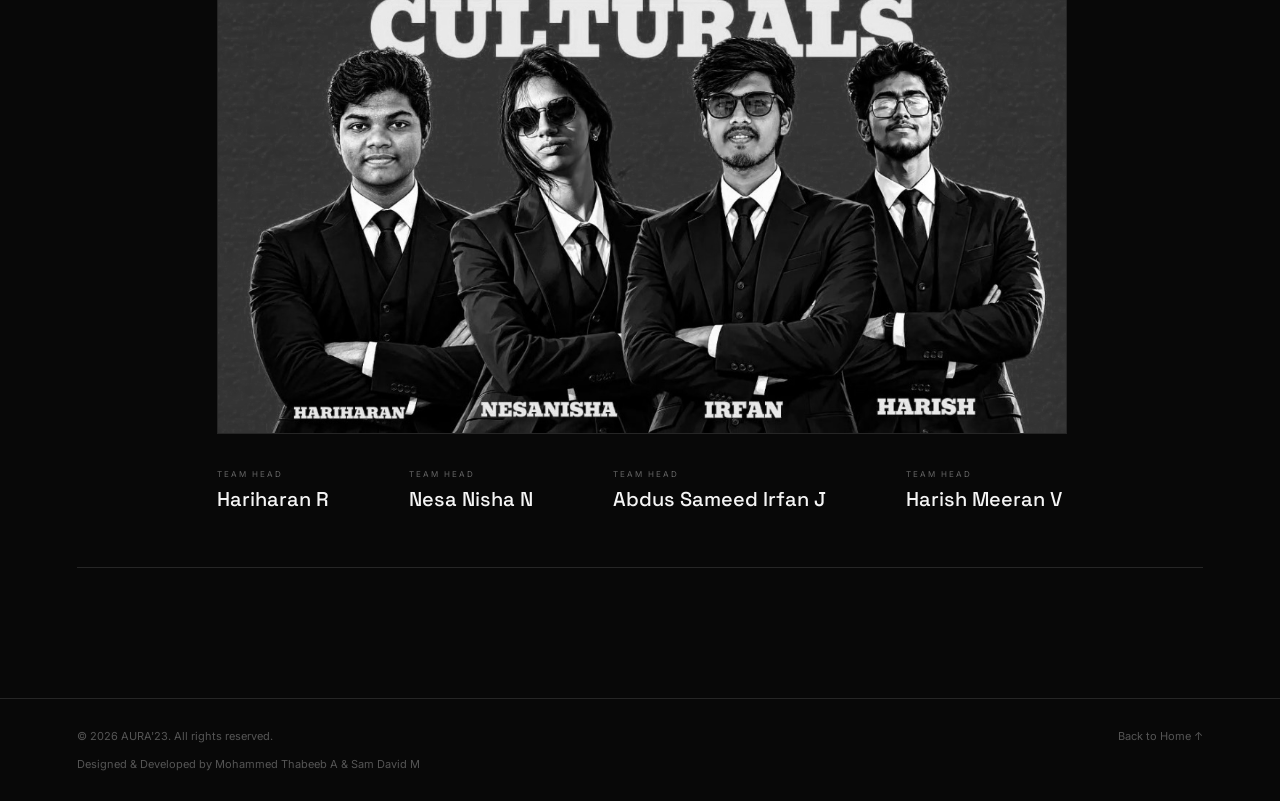
<file: teams.html>
<!DOCTYPE html>
<html lang="en">

<head>
    
    <!-- Google tag (gtag.js) -->
    <script async src="https://www.googletagmanager.com/gtag/js?id=G-ZQMECPQT0W"></script>
    <script>
    window.dataLayer = window.dataLayer || [];
    function gtag(){dataLayer.push(arguments);}
    gtag('js', new Date());

    gtag('config', 'G-ZQMECPQT0W');
    </script>

    <meta charset="UTF-8">

    <meta
        name="viewport"
        content="width=device-width, initial-scale=1.0"
    >

    <title>Teams | TEPIC'26 × CIPOFEST'26</title>

    <link rel="icon" href="assets/icons/favicon.jpg">

    <link
        href="https://fonts.googleapis.com/css2?family=Inter:wght@400;500;600;700&family=Space+Grotesk:wght@400;500;600;700&display=swap"
        rel="stylesheet"
    >

    <link rel="stylesheet" href="css/teams.css">

</head>

<body>


<header class="teams-nav">

    <a href="index.html">
        ← Back to website
    </a>

    <span>
        AURA'23
    </span>

</header>


<main class="teams-page">


    <section class="teams-header">

        <span>
            AURA'23
        </span>

        <h1>
            THE PEOPLE
            <strong>BEHIND IT.</strong>
        </h1>

        <p>
            Meet the teams working behind the scenes
            to bring TEPIC'26 and CIPOFEST'26
            to life.
        </p>

    </section>


    <section class="teams-grid" id="teamsGrid">
    </section>


</main>


<footer>

    <span>
        © 2026 AURA'23. All rights reserved.
        <br>
        <br>
        Designed & Developed by Mohammed Thabeeb A & Sam David M
    </span>

    <a href="index.html">
        Back to Home ↑
    </a>

</footer>


<script src="js/teams.js"></script>

</body>
</html>
</file>
<file: css/style.css>
/* =====================================================
   RESET
===================================================== */

* {
    margin: 0;
    padding: 0;
    box-sizing: border-box;
}

html {
    scroll-behavior: smooth;
}

body {
    background: #080808;
    color: #f5f5f5;
    font-family: "Inter", sans-serif;
    overflow-x: hidden;
}

a {
    color: inherit;
    text-decoration: none;
}

button {
    font-family: inherit;
}


/* =====================================================
   VARIABLES
===================================================== */

:root {

    --bg: #080808;
    --surface: #101010;
    --surface-2: #151515;

    --text: #f5f5f5;
    --muted: #888;

    --border: rgba(255,255,255,0.12);

    --accent: #d7ff3f;

    --max-width: 1300px;
}


/* =====================================================
   NAVBAR
===================================================== */

.navbar {

    position: fixed;

    top: 0;
    left: 0;

    width: 100%;
    height: 80px;

    display: flex;

    align-items: center;
    justify-content: space-between;

    padding: 0 5%;

    z-index: 1000;

    border-bottom: 1px solid transparent;

    transition: 0.3s ease;
}

.navbar.scrolled {

    background: rgba(8,8,8,0.88);

    backdrop-filter: blur(15px);

    border-color: var(--border);
}


.nav-logo {

    font-family: "Space Grotesk";

    font-size: 18px;

    font-weight: 700;

    letter-spacing: -1px;
}


.nav-links {

    display: flex;

    align-items: center;

    gap: 35px;
}


.nav-links a {

    font-size: 13px;

    color: #aaa;

    transition: 0.25s ease;
}


.nav-links a:hover {
    color: white;
}


.nav-register {

    padding: 11px 20px;

    border: 1px solid var(--accent);

    color: var(--accent) !important;
}

/* ================= NAV BRAND ================= */

.nav-brand {
    display: flex;
    align-items: center;
    gap: 14px;
}

.nav-logo {
    font-family: "Space Grotesk";
    font-size: 18px;
    font-weight: 700;
    letter-spacing: -1px;
}


/* ================= INSTAGRAM ================= */

.instagram-icon {
    width: 22px;
    height: 22px;

    display: inline-flex;
    align-items: center;
    justify-content: center;

    color: #aaa;

    transition: 0.25s ease;

    flex-shrink: 0;
}

.instagram-icon svg {
    width: 21px;
    height: 21px;

    fill: none;
    stroke: currentColor;
    stroke-width: 1.8;
}

.instagram-icon svg circle:last-child {
    fill: currentColor;
    stroke: none;
}

.instagram-icon:hover {
    color: var(--accent);
    transform: translateY(-2px);
}

.menu-btn {

    display: none;

    background: none;

    border: none;

    color: white;

    font-size: 25px;

    cursor: pointer;
}


/* =====================================================
   HERO
===================================================== */

.hero {

    min-height: 100vh;

    position: relative;

    display: flex;

    align-items: center;

    padding: 150px 8% 100px;

    overflow: hidden;
}


.hero-grid {

    position: absolute;

    inset: 0;

    background-image:
        linear-gradient(
            rgba(255,255,255,0.04) 1px,
            transparent 1px
        ),
        linear-gradient(
            90deg,
            rgba(255,255,255,0.04) 1px,
            transparent 1px
        );

    background-size: 80px 80px;

    mask-image: linear-gradient(
        to bottom,
        black,
        transparent
    );
}


.hero::after {

    content: "";

    position: absolute;

    width: 600px;
    height: 600px;

    background: var(--accent);

    opacity: 0.06;

    filter: blur(150px);

    right: -200px;
    bottom: -200px;
}


.hero-content {

    position: relative;

    z-index: 2;

    max-width: 1000px;
}


.hero-label {

    color: var(--accent);

    font-size: 12px;

    letter-spacing: 3px;

    margin-bottom: 25px;
}


.hero h1 {

    font-family: "Space Grotesk";

    font-size: clamp(70px, 12vw, 180px);

    line-height: 0.82;

    letter-spacing: -8px;

    font-weight: 700;
}


.hero h1 span {

    display: block;

    color: transparent;

    -webkit-text-stroke: 1px #777;
}


.hero-description {

    margin-top: 45px;

    max-width: 550px;

    color: var(--muted);

    line-height: 1.7;

    font-size: 16px;
}


.event-date {

    display: flex;

    align-items: center;

    gap: 15px;

    margin-top: 35px;
}


.event-date > span {

    font-family: "Space Grotesk";

    font-size: 60px;

    line-height: 1;
}


.event-date strong {

    display: block;

    font-size: 14px;

    letter-spacing: 3px;
}


.event-date small {

    color: var(--muted);
}


.hero-buttons {

    display: flex;

    gap: 15px;

    margin-top: 40px;
}


.btn {

    display: inline-flex;

    align-items: center;

    justify-content: center;

    gap: 15px;

    padding: 15px 24px;

    font-size: 13px;

    transition: 0.3s ease;
}


.btn-primary {

    background: var(--accent);

    color: #080808;
}


.btn-primary:hover {

    transform: translateY(-3px);
}


.btn-secondary {

    border: 1px solid var(--border);

    color: white;
}


.btn-secondary:hover {

    background: white;

    color: black;
}


.hero-side-text {

    position: absolute;

    right: 5%;

    bottom: 80px;

    display: flex;

    align-items: center;

    gap: 15px;

    transform: rotate(90deg);

    transform-origin: right;
}


.hero-side-text span {

    font-size: 9px;

    letter-spacing: 3px;

    color: #777;
}


.hero-side-text div {

    width: 60px;

    height: 1px;

    background: #555;
}


.hero-number {

    position: absolute;

    right: 6%;

    top: 150px;

    font-family: "Space Grotesk";

    color: #333;

    font-size: 100px;
}


/* =====================================================
   GENERAL SECTIONS
===================================================== */

.section {

    max-width: var(--max-width);

    margin: auto;

    padding: 140px 6%;
}


.section-label {

    display: flex;

    align-items: center;

    gap: 15px;

    color: #777;

    font-size: 11px;

    letter-spacing: 3px;

    margin-bottom: 70px;
}


.section-label span {

    color: var(--accent);
}


.mini-heading {

    color: var(--accent) !important;

    font-size: 10px !important;

    letter-spacing: 3px;

    text-transform: uppercase;
}


/* =====================================================
   ABOUT
===================================================== */

.about-content {

    max-width: 1000px;
}


.about h2,
.section-heading h2 {

    font-family: "Space Grotesk";

    font-size: clamp(45px, 7vw, 90px);

    line-height: 0.95;

    letter-spacing: -4px;

    margin-top: 20px;
}


.about h2 span,
.section-heading h2 span {

    color: transparent;

    -webkit-text-stroke: 1px #777;
}


.about p:last-child {

    max-width: 600px;

    margin-top: 45px;

    color: var(--muted);

    line-height: 1.8;

    font-size: 18px;
}


/* =====================================================
   COUNTDOWN
===================================================== */

.countdown-section {

    position: relative;

    border-top: 1px solid var(--border);
    border-bottom: 1px solid var(--border);

    padding: 110px 6%;

    background-image:
        linear-gradient(
            rgba(8, 8, 8, 0.48),
            rgba(8, 8, 8, 0.48)
        ),
        url("../assets/images/cipofest-bg.png");

    background-size: cover;
    background-position: center;
    background-repeat: no-repeat;

    overflow: hidden;
}


.countdown-container {

    max-width: var(--max-width);

    margin: auto;

    text-align: center;
}


.countdown-container > p {

    color: var(--muted);

    font-size: 11px;

    letter-spacing: 4px;

    margin-bottom: 40px;
}


.countdown {

    display: flex;

    align-items: center;

    justify-content: center;

    gap: 30px;
}


.countdown-item {

    display: flex;

    flex-direction: column;

    min-width: 120px;
}


.countdown-item strong {

    font-family: "Space Grotesk";

    font-size: clamp(45px, 6vw, 80px);
}


.countdown-item span {

    color: var(--muted);

    font-size: 9px;

    letter-spacing: 3px;
}


.countdown-separator {

    color: #444;

    font-size: 50px;
}


/* =====================================================
   EVENTS
===================================================== */

.section-heading {
    
    margin-bottom: 70px;

}

.section-heading > p:not(.mini-heading) {
    
    color: var(--muted);
    
    margin-top: 30px;
    
    font-size: 18px;
    
    line-height: 1.7;
}

.view-posters-btn {
    
    display: inline-flex;
    
    margin-top: 30px !important;
}

.view-posters-btn:hover {

    background: white;

    color: black;
}

.events-list {

    border-top: 1px solid var(--border);
}


.event-card {

    display: grid;

    grid-template-columns: 100px 1fr 50px;

    align-items: center;

    padding: 35px 10px;

    border-bottom: 1px solid var(--border);

    transition: 0.3s ease;

    text-decoration: none;

    color: inherit;

    cursor: pointer;
}


.event-card:hover {

    padding-left: 25px;

    background: rgba(255,255,255,0.025);
}


.event-number {

    color: var(--accent);

    font-size: 12px;
}


.event-info h3 {

    font-family: "Space Grotesk";

    font-size: 28px;

    font-weight: 500;
}


.event-info p {

    color: var(--muted);

    margin-top: 8px;

    font-size: 14px;
}


.event-arrow {

    font-size: 25px;

    color: #666;
}


/* =====================================================
   CULTURALS
===================================================== */

.culture {

    max-width: none;

    padding-left: 10%;
    padding-right: 10%;

    background:
        linear-gradient(
            120deg,
            #0b0b0b,
            #111
        );

    border-top: 1px solid var(--border);

    border-bottom: 1px solid var(--border);
}


.culture-content {

    max-width: 900px;
}


.culture h2 {

    font-family: "Space Grotesk";

    font-size: clamp(60px, 12vw, 140px);

    line-height: 0.8;

    letter-spacing: -7px;

    margin-top: 25px;
}


.culture h2 span {

    display: block;

    color: transparent;

    -webkit-text-stroke: 1px #777;
}


.culture-content > p:not(.mini-heading) {

    color: var(--muted);

    margin-top: 40px;

    max-width: 500px;

    line-height: 1.7;
}


.culture .btn {

    margin-top: 35px;
}


/* =====================================================
   TEAM
===================================================== */

.team-landing {

    position: relative;

    border-top: 1px solid var(--border);

    border-bottom: 1px solid var(--border);

    padding: 80px 0;

}


.team-landing-content {

    max-width: 800px;

}


.team-landing h2 {

    font-family: "Space Grotesk";

    font-size: clamp(55px, 8vw, 100px);

    line-height: 0.9;

    letter-spacing: -5px;

    margin-top: 20px;

}


.team-landing h2 span {

    color: transparent;

    -webkit-text-stroke: 1px #777;

}


.team-landing-content > p:not(.mini-heading) {

    max-width: 550px;

    color: var(--muted);

    line-height: 1.7;

    margin-top: 35px;

}


.team-landing .btn {

    margin-top: 35px;

}


.team-landing-number {

    position: absolute;

    right: 0;

    top: 50%;

    transform: translateY(-50%);

    font-family: "Space Grotesk";

    font-size: 180px;

    color: #151515;

}


/* =====================================================
   CONTACT
===================================================== */

.contact {

    border-top: 1px solid var(--border);
}


.contact-container h2 {

    font-family: "Space Grotesk";

    font-size: clamp(60px, 10vw, 130px);

    line-height: 0.85;

    letter-spacing: -5px;
}


.contact-container h2 span {

    display: block;

    color: transparent;

    -webkit-text-stroke: 1px #777;
}


.contact-details {

    display: grid;

    grid-template-columns: repeat(3, 1fr);

    gap: 30px;

    margin-top: 80px;
}


.contact-details small {

    color: var(--accent);

    font-size: 9px;

    letter-spacing: 2px;
}


.contact-details p {

    color: var(--muted);

    line-height: 1.7;

    margin-top: 12px;
}


.contact-buttons {

    display: flex;

    gap: 15px;

    margin-top: 50px;
}


/* =====================================================
   FOOTER
===================================================== */

footer {

    border-top: 1px solid var(--border);

    padding: 60px 6% 30px;
}


.footer-top {

    max-width: var(--max-width);

    margin: auto;

    display: flex;

    justify-content: space-between;
}


.footer-logo strong {

    font-family: "Space Grotesk";

    font-size: 20px;
}


.footer-logo p {

    color: var(--muted);

    font-size: 12px;

    margin-top: 15px;
}


.footer-links {

    display: flex;

    gap: 30px;

    align-items: center;
}


.footer-links a {

    color: #888;

    font-size: 12px;
}


.footer-links a:hover {

    color: white;
}


.footer-bottom {

    max-width: var(--max-width);

    margin: 70px auto 0;

    padding-top: 20px;

    border-top: 1px solid var(--border);

    display: flex;

    justify-content: space-between;

    color: #555;

    font-size: 10px;
}

.footer-instagram {
    display: inline-flex;
    align-items: center;
    gap: 8px;
    color: var(--accent) !important;
}

.footer-instagram svg {
    width: 16px;
    height: 16px;
    fill: none;
    stroke: currentColor;
    stroke-width: 1.8;
}

.footer-instagram svg circle:last-child {
    fill: currentColor;
    stroke: none;
}

.footer-instagram:hover {
    color: white !important;
}

/* =====================================================
   MOBILE
===================================================== */

@media (max-width: 800px) {

    .nav-links {

        position: absolute;

        top: 80px;

        left: 0;

        width: 100%;

        background: #080808;

        border-bottom: 1px solid var(--border);

        padding: 30px;

        flex-direction: column;

        align-items: flex-start;

        display: none;
    }


    .nav-links.active {

        display: flex;
    }


    .menu-btn {

        display: block;
    }


    .hero {

        padding: 140px 6% 80px;
    }


    .hero h1 {

        font-size: 70px;

        letter-spacing: -4px;
    }


    .hero-side-text,
    .hero-number {

        display: none;
    }


    .countdown {

        gap: 8px;
    }


    .countdown-item {

        min-width: 65px;
    }


    .countdown-separator {

        font-size: 25px;
    }


    .announcement-layout {

        grid-template-columns: 1fr;

        gap: 60px;
    }


    .team-grid {

        grid-template-columns: 1fr;
    }


    .contact-details {

        grid-template-columns: 1fr;

        gap: 30px;
    }


    .footer-top {

        flex-direction: column;

        gap: 40px;
    }


    .footer-links {

        flex-wrap: wrap;
    }


    .footer-bottom {

        flex-direction: column;

        gap: 10px;
    }


    .culture {

        padding-left: 6%;
        padding-right: 6%;
    }

}
</file>
<file: css/culturals.css>
* {
    margin: 0;
    padding: 0;
    box-sizing: border-box;
}


:root {

    --bg: #080808;

    --surface: #101010;

    --text: #f5f5f5;

    --muted: #888;

    --border: rgba(255,255,255,0.12);

    --accent: #d7ff3f;

}


html {
    scroll-behavior: smooth;
}


body {

    background: var(--bg);

    color: var(--text);

    font-family: "Inter", sans-serif;

    overflow-x: hidden;

}


a {

    color: inherit;

    text-decoration: none;

}


/* =========================
   NAVIGATION
========================= */

.cultural-nav {

    height: 80px;

    padding: 0 6%;

    border-bottom: 1px solid var(--border);

    display: flex;

    align-items: center;

    justify-content: space-between;

}


.nav-logo {

    font-family: "Space Grotesk";

    font-weight: 600;

}


.back-link {

    color: var(--muted);

    font-size: 12px;

    transition: 0.3s ease;

}


.back-link:hover {

    color: white;

}


/* =========================
   PAGE
========================= */

.cultural-page {

    max-width: 1300px;

    margin: auto;

}


/* =========================
   HERO
========================= */

.cultural-hero {

    min-height: 85vh;

    padding: 70px 6% 100px;

    display: flex;

    flex-direction: column;

    justify-content: center;

    border-bottom: 1px solid var(--border);

}


.cultural-meta {

    display: flex;

    gap: 20px;

    color: var(--accent);

    font-size: 10px;

    letter-spacing: 4px;

}


.presented {

    color: var(--accent);

    font-size: 11px;

    letter-spacing: 5px;

    margin-top: 70px;

}


.cultural-hero h1 {

    font-family: "Space Grotesk";

    font-size: clamp(70px, 12vw, 170px);

    line-height: 0.78;

    letter-spacing: -8px;

    margin-top: 35px;

}


.cultural-hero h1 span {

    display: block;

    color: transparent;

    -webkit-text-stroke: 1px #666;

}


.cultural-intro {

    max-width: 650px;

    color: var(--muted);

    font-size: 18px;

    line-height: 1.7;

    margin-top: 55px;

}


/* =========================
   BUTTONS
========================= */

.cultural-actions {

    display: flex;

    align-items: center;

    gap: 16px;

    margin-top: 40px;

    flex-wrap: wrap;

}


.cultural-btn {

    display: inline-flex;

    align-items: center;

    justify-content: center;

    padding: 17px 26px;

    font-size: 13px;

    font-weight: 600;

    transition: 0.3s ease;

}


.cultural-btn-accent {

    background: var(--accent);

    color: #080808;

}


.cultural-btn-outline {

    border: 1px solid var(--border);

    color: white;

}


.cultural-btn:hover {

    transform: translateY(-3px);

}


.cultural-btn-outline:hover {

    background: white;

    color: black;

}


/* =========================
   DANCE EVENT REGISTER BTN
========================== */

.dance-btn {
    
    display: inline-flex;
    
    align-items: center;
    
    justify-content: center;
    
    gap: 8px;
    
    padding: 17px 26px;
    
    font-size: 13px;
    
    font-weight: 600;
    
    text-decoration: none;
    
    transition: 0.3s ease;
}

.dance-btn-accent {
    
    background: var(--accent);
    
    color: #080808;
    
    border: 1px solid var(--accent);
}

.dance-btn-outline {
    
    background: transparent;
    
    border: 1px solid var(--border);
    
    color: white;
}

.dance-btn:hover {
    
    transform: translateY(-3px);

}

.dance-btn-accent:hover {
    
    background: #e4ff75;
    
    border-color: #e4ff75;
    
    color: #080808;
}

.dance-btn-outline:hover {
    
    background: var(--accent);
    
    border-color: var(--accent);
    
    color: #080808;
}


/* =========================
   EVENT INFORMATION
========================= */

.cultural-info {

    padding: 130px 6%;

    display: grid;

    grid-template-columns: 1fr 1fr;

    gap: 100px;

    border-bottom: 1px solid var(--border);

}


.info-heading > span {

    color: var(--accent);

    font-size: 10px;

    letter-spacing: 3px;

}


.info-heading h2 {

    font-family: "Space Grotesk";

    font-size: clamp(50px, 6vw, 85px);

    line-height: 0.9;

    letter-spacing: -4px;

    margin-top: 35px;

}


.info-heading h2 strong {

    display: block;

    color: transparent;

    -webkit-text-stroke: 1px #777;

}


.info-content {

    padding-top: 45px;

}


.info-content p {

    color: var(--muted);

    font-size: 16px;

    line-height: 1.9;

    max-width: 600px;

}


.info-content p + p {

    margin-top: 30px;

}


/* =========================
   DETAILS
========================= */

.cultural-details {

    display: grid;

    grid-template-columns: repeat(2, 1fr);

    padding: 0 6%;

}


.detail-item {

    padding: 40px 0;

    border-bottom: 1px solid var(--border);

}


.detail-item:nth-child(odd) {

    padding-right: 50px;

    border-right: 1px solid var(--border);

}


.detail-item:nth-child(even) {

    padding-left: 50px;

}


.detail-item span {

    display: block;

    color: #666;

    font-size: 9px;

    letter-spacing: 3px;

}


.detail-item strong {

    display: block;

    font-family: "Space Grotesk";

    font-size: 18px;

    margin-top: 12px;

}


/* =========================
   POSTER
========================= */

.poster-section {

    padding: 130px 6%;

    border-bottom: 1px solid var(--border);

}


.section-label {

    display: flex;

    gap: 20px;

    color: var(--accent);

    font-size: 10px;

    letter-spacing: 4px;

    margin-bottom: 50px;

}


.poster-wrapper {

    width: 100%;

    max-width: 850px;

    margin: auto;

    background: var(--surface);

    border: 1px solid var(--border);

    padding: 15px;

}


.cultural-poster {

    display: block;

    width: 100%;

    height: auto;

}


/* =========================
   REGISTRATION
========================= */

.cultural-register {

    padding: 140px 6%;

    border-bottom: 1px solid var(--border);

}


.cultural-register > span {

    color: var(--accent);

    font-size: 10px;

    letter-spacing: 4px;

}


.cultural-register h2 {

    font-family: "Space Grotesk";

    font-size: clamp(55px, 8vw, 110px);

    line-height: 0.85;

    letter-spacing: -5px;

    margin-top: 35px;

}


.cultural-register h2 strong {

    color: transparent;

    -webkit-text-stroke: 1px #777;

}


.cultural-register p {

    color: var(--muted);

    margin-top: 35px;

    max-width: 500px;

    line-height: 1.7;

}


.register-button {

    display: inline-flex;

    margin-top: 40px;

    padding: 17px 26px;

    background: var(--accent);

    color: #080808;

    font-size: 13px;

    font-weight: 600;

    transition: 0.3s ease;

}


.register-button:hover {

    transform: translateY(-3px);

}


/* =========================
   FOOTER
========================= */

footer {

    padding: 30px 6%;

    display: flex;

    align-items: center;

    justify-content: space-between;

    color: #555;

    font-size: 11px;

}


footer a:hover {

    color: white;

}


/* =========================
   MOBILE
========================= */

@media (max-width: 700px) {

    .cultural-hero {

        min-height: 80vh;

        padding: 90px 6%;

    }


    .cultural-hero h1 {

        font-size: 70px;

        letter-spacing: -5px;

    }


    .presented {

        margin-top: 50px;

    }


    .cultural-actions {

        align-items: stretch;

        flex-direction: column;

        width: fit-content;

    }


    .cultural-info {

        grid-template-columns: 1fr;

        gap: 30px;

        padding: 90px 6%;

    }


    .info-content {

        padding-top: 0;

    }


    .cultural-details {

        grid-template-columns: 1fr;

    }


    .detail-item:nth-child(odd) {

        padding-right: 0;

        border-right: none;

    }


    .detail-item:nth-child(even) {

        padding-left: 0;

    }


    .poster-section {

        padding: 90px 6%;

    }


    .cultural-register {

        padding: 100px 6%;

    }


    footer {

        flex-direction: column;

        align-items: flex-start;

        gap: 15px;

    }

}
</file>
<file: css/event.css>
* {
    margin: 0;
    padding: 0;
    box-sizing: border-box;
}

:root {

    --bg: #080808;
    --surface: #101010;

    --text: #f5f5f5;
    --muted: #888;

    --border: rgba(255,255,255,0.12);

    --accent: #d7ff3f;

}

html {
    scroll-behavior: smooth;
}

body {

    background: var(--bg);

    color: var(--text);

    font-family: "Inter", sans-serif;

    overflow-x: hidden;

}

a {
    color: inherit;
    text-decoration: none;
}


/* NAV */

.event-nav {

    height: 80px;

    padding: 0 6%;

    border-bottom: 1px solid var(--border);

    display: flex;

    align-items: center;

    justify-content: space-between;

}

.event-nav span {

    font-family: "Space Grotesk";

    font-weight: 600;

}

.back-link {

    color: var(--muted);

    font-size: 12px;

}

.back-link:hover {
    color: white;
}


/* HERO */

.event-page {

    max-width: 1300px;

    margin: auto;

}


.event-hero {

    min-height: 70vh;

    padding: 130px 6%;

    display: flex;

    flex-direction: column;

    justify-content: center;

    border-bottom: 1px solid var(--border);

}


.event-meta {

    display: flex;

    gap: 25px;

    color: var(--accent);

    font-size: 10px;

    letter-spacing: 3px;

}


.event-title {

    margin-top: 25px;

}


.event-hero h1 {

    font-family: "Space Grotesk";

    font-size: clamp(60px, 9vw, 130px);

    line-height: 0.85;

    letter-spacing: -6px;

    max-width: 1000px;

    margin-top: 30px;

}


.event-hero > p {

    color: var(--muted);

    max-width: 600px;

    font-size: 18px;

    line-height: 1.7;

    margin-top: 35px;

}


/* EVENT BUTTONS */

.event-actions {

    display: flex;

    align-items: center;

    gap: 18px;

    margin-top: 45px;

}


/* REGISTER */

.event-register {

    display: inline-flex;

    align-items: center;

    justify-content: center;

    width: fit-content;

    padding: 16px 25px;

    background: var(--accent);

    color: #080808;

    font-size: 13px;

    font-weight: 600;

    transition: 0.3s ease;

}


.event-register:hover {

    transform: translateY(-3px);

}


/* POSTER */

.event-poster {

    display: inline-flex;

    align-items: center;

    justify-content: center;

    width: fit-content;

    padding: 16px 25px;

    border: 1px solid var(--border);

    color: white;

    background: transparent;

    font-size: 13px;

    font-weight: 600;

    transition: 0.3s ease;

}


.event-poster:hover {

    background: white;

    color: black;

    border-color: white;

    transform: translateY(-3px);

}


/* INFORMATION */

.event-information {

    padding: 120px 6%;

}


.information-block {

    padding: 70px 0;

    border-bottom: 1px solid var(--border);

}


.information-block:first-child {
    padding-top: 0;
}


.information-block > span {

    color: var(--accent);

    font-size: 10px;

    letter-spacing: 3px;

}


.information-block h2 {

    font-family: "Space Grotesk";

    font-size: clamp(45px, 6vw, 80px);

    line-height: 0.95;

    margin-top: 30px;

}


.information-block h2 strong {

    color: transparent;

    -webkit-text-stroke: 1px #777;

}


.information-block > p {

    max-width: 700px;

    color: var(--muted);

    line-height: 1.8;

    margin-top: 35px;

}


.details-list {

    margin-top: 45px;

    display: grid;

    grid-template-columns: repeat(2, 1fr);

}


.detail {

    padding: 25px 0;

    border-bottom: 1px solid var(--border);

}


.detail small {

    display: block;

    color: #666;

    font-size: 9px;

    letter-spacing: 2px;

}


.detail strong {

    display: block;

    margin-top: 10px;

    font-family: "Space Grotesk";

    font-size: 18px;

}


.information-block ul {

    list-style: none;

    margin-top: 40px;

    max-width: 800px;

}


.information-block li {

    color: var(--muted);

    padding: 18px 0;

    border-bottom: 1px solid var(--border);

    line-height: 1.6;

}


.information-block li::before {

    content: "—";

    color: var(--accent);

    margin-right: 15px;

}


/* FOOTER */

footer {

    border-top: 1px solid var(--border);

    padding: 30px 6%;

    display: flex;

    justify-content: space-between;

    color: #555;

    font-size: 11px;

}


footer a:hover {
    color: white;
}

/* MOBILE */

@media (max-width: 700px) {

    .event-hero {

        min-height: 80vh;

        padding: 100px 6%;

    }

    .event-hero h1 {

        font-size: 60px;

        letter-spacing: -4px;

    }

    .details-list {

        grid-template-columns: 1fr;

    }

    footer {

        flex-direction: column;

        gap: 15px;

    }

}
</file>
<file: css/posters.css>
/* =====================================================
   RESET
===================================================== */

* {
    margin: 0;
    padding: 0;
    box-sizing: border-box;
}


:root {

    --bg: #080808;

    --surface: #101010;

    --text: #f5f5f5;

    --muted: #888;

    --border: rgba(255,255,255,0.12);

    --accent: #d7ff3f;

}


html {
    scroll-behavior: smooth;
}


body {

    background: var(--bg);

    color: var(--text);

    font-family: "Inter", sans-serif;

    overflow-x: hidden;

}


a {

    color: inherit;

    text-decoration: none;

}


/* =====================================================
   NAVBAR
===================================================== */

.posters-nav {

    height: 80px;

    padding: 0 6%;

    border-bottom: 1px solid var(--border);

    display: flex;

    align-items: center;

    justify-content: space-between;

}


.posters-nav span {

    font-family: "Space Grotesk";

    font-weight: 600;

}


.back-link {

    color: var(--muted);

    font-size: 12px;

    transition: 0.25s ease;

}


.back-link:hover {

    color: white;

}


/* =====================================================
   PAGE
===================================================== */

.posters-page {

    max-width: 1300px;

    margin: auto;

    padding: 130px 6%;

}


/* =====================================================
   HEADER
===================================================== */

.posters-header {

    max-width: 1000px;

    margin-bottom: 100px;

}


.eyebrow {

    color: var(--accent);

    font-size: 10px;

    letter-spacing: 4px;

}


.posters-header h1 {

    font-family: "Space Grotesk";

    font-size: clamp(60px, 9vw, 130px);

    line-height: 0.85;

    letter-spacing: -6px;

    margin-top: 25px;

}


.posters-header h1 strong {

    display: block;

    color: transparent;

    -webkit-text-stroke: 1px #777;

}


.posters-header p {

    max-width: 600px;

    color: var(--muted);

    line-height: 1.7;

    margin-top: 40px;

}


/* =====================================================
   POSTER GRID
===================================================== */

.posters-grid {

    display: grid;

    grid-template-columns:
        repeat(3, 1fr);

    gap: 25px;

}


/* =====================================================
   POSTER CARD
===================================================== */

.poster-card {

    border: 1px solid var(--border);

    background: var(--surface);

    overflow: hidden;

    transition:
        transform 0.3s ease,
        border-color 0.3s ease;

}


.poster-card:hover {

    transform: translateY(-6px);

    border-color: var(--accent);

}


/* =====================================================
   IMAGE
===================================================== */

.poster-image-link {

    display: block;

}


.poster-image-wrapper {

    position: relative;

    width: 100%;

    aspect-ratio: 3 / 4;

    overflow: hidden;

    background: #111;

}


.poster-image-wrapper img {

    width: 100%;

    height: 100%;

    object-fit: cover;

    display: block;

    transition:
        transform 0.5s ease,
        filter 0.5s ease;

}


.poster-card:hover
.poster-image-wrapper img {

    transform: scale(1.03);

}


/* =====================================================
   HOVER OVERLAY
===================================================== */

.poster-overlay {

    position: absolute;

    inset: 0;

    display: flex;

    align-items: center;

    justify-content: center;

    background:
        rgba(0,0,0,0.55);

    opacity: 0;

    transition: 0.3s ease;

}


.poster-overlay span {

    padding: 12px 18px;

    border: 1px solid rgba(255,255,255,0.5);

    font-size: 10px;

    letter-spacing: 2px;

}


.poster-card:hover
.poster-overlay {

    opacity: 1;

}


/* =====================================================
   POSTER INFORMATION
===================================================== */

.poster-info {

    display: grid;

    grid-template-columns: 45px 1fr;

    gap: 15px;

    padding: 25px;

    border-top: 1px solid var(--border);

}


.poster-number {

    color: var(--accent);

    font-size: 11px;

    letter-spacing: 1px;

}


.poster-info h2 {

    font-family: "Space Grotesk";

    font-size: 20px;

    font-weight: 500;

}


.poster-info p {

    color: var(--muted);

    font-size: 12px;

    line-height: 1.5;

    margin-top: 7px;

}


/* =====================================================
   EMPTY STATE
===================================================== */

.empty-state {

    padding: 100px 20px;

    text-align: center;

    border-top: 1px solid var(--border);

    border-bottom: 1px solid var(--border);

}


.empty-state span {

    color: var(--accent);

    font-size: 10px;

    letter-spacing: 4px;

}


.empty-state p {

    color: var(--muted);

    font-size: 13px;

    margin-top: 15px;

}


/* =====================================================
   FOOTER
===================================================== */

footer {

    border-top: 1px solid var(--border);

    padding: 30px 6%;

    display: flex;

    justify-content: space-between;

    color: #555;

    font-size: 11px;

}


footer a:hover {

    color: white;

}


/* =====================================================
   TABLET
===================================================== */

@media (max-width: 950px) {

    .posters-grid {

        grid-template-columns:
            repeat(2, 1fr);

    }

}


/* =====================================================
   MOBILE
===================================================== */

@media (max-width: 600px) {

    .posters-page {

        padding: 90px 6%;

    }


    .posters-header {

        margin-bottom: 60px;

    }


    .posters-header h1 {

        font-size: 60px;

        letter-spacing: -4px;

    }


    .posters-grid {

        grid-template-columns: 1fr;

    }


    .empty-state {

        padding: 70px 20px;

    }


    footer {

        flex-direction: column;

        gap: 15px;

    }

}
</file>
<file: css/registration.css>
* {
    margin: 0;
    padding: 0;
    box-sizing: border-box;
}


:root {

    --bg: #080808;
    --surface: #101010;

    --text: #f5f5f5;

    --muted: #888;

    --border: rgba(255,255,255,0.12);

    --accent: #d7ff3f;
}


html {
    scroll-behavior: smooth;
}


body {

    background: var(--bg);

    color: var(--text);

    font-family: "Inter", sans-serif;
}


a {

    color: inherit;

    text-decoration: none;
}


/* NAV */

.registration-nav {

    height: 80px;

    padding: 0 6%;

    border-bottom: 1px solid var(--border);

    display: flex;

    align-items: center;

    justify-content: space-between;
}


.registration-nav a {

    color: var(--muted);

    font-size: 12px;
}


.registration-nav a:hover {

    color: white;
}


.registration-nav span {

    font-family: "Space Grotesk";

    font-size: 13px;
}


/* PAGE */

.registration-page {

    max-width: 1300px;

    margin: auto;

    padding: 130px 6%;
}


/* HEADER */

.registration-header {

    max-width: 800px;

    margin-bottom: 80px;
}


.registration-header > span {

    color: var(--accent);

    font-size: 10px;

    letter-spacing: 4px;
}


.registration-header h1 {

    font-family: "Space Grotesk";

    font-size: clamp(55px, 8vw, 110px);

    line-height: 0.9;

    letter-spacing: -5px;

    margin-top: 25px;
}


.registration-header strong {

    display: block;

    color: transparent;

    -webkit-text-stroke: 1px #777;
}


.registration-header p {

    color: var(--muted);

    margin-top: 35px;

    line-height: 1.7;
}


/* GRID */

.registration-grid {

    display: grid;

    grid-template-columns: repeat(2, 1fr);

    gap: 15px;
}


/* CARD */

.registration-card {

    min-height: 320px;

    padding: 40px;

    border: 1px solid var(--border);

    background: var(--surface);

    display: flex;

    flex-direction: column;

    justify-content: space-between;

    transition: 0.3s ease;
}


.registration-card:hover {

    border-color: var(--accent);

    transform: translateY(-4px);
}


.card-number {

    color: var(--accent);

    font-size: 11px;

    letter-spacing: 2px;
}


.registration-card h2 {

    font-family: "Space Grotesk";

    font-size: 30px;

    font-weight: 500;
}


.registration-card p {

    color: var(--muted);

    line-height: 1.6;

    font-size: 14px;

    margin-top: 15px;
}


.registration-card a {

    width: fit-content;

    padding: 12px 20px;

    background: var(--accent);

    color: #080808;

    font-size: 12px;

    font-weight: 600;
}


/* FOOTER */

footer {

    border-top: 1px solid var(--border);

    padding: 30px 6%;

    display: flex;

    justify-content: space-between;

    color: #555;

    font-size: 11px;
}


footer a:hover {

    color: white;
}


/* MOBILE */

@media (max-width: 700px) {

    .registration-grid {

        grid-template-columns: 1fr;
    }


    .registration-page {

        padding: 90px 6%;
    }


    .registration-header h1 {

        font-size: 55px;
    }


    .registration-card {

        padding: 30px;
    }


    footer {

        flex-direction: column;

        gap: 15px;
    }

}
</file>
<file: css/teams.css>
* {
    margin: 0;
    padding: 0;
    box-sizing: border-box;
}


:root {

    --bg: #080808;

    --surface: #101010;

    --text: #f5f5f5;

    --muted: #888;

    --border: rgba(255,255,255,0.12);

    --accent: #d7ff3f;

}


body {

    background: var(--bg);

    color: var(--text);

    font-family: "Inter", sans-serif;

}


a {

    color: inherit;

    text-decoration: none;

}


/* NAV */

.teams-nav {

    height: 80px;

    padding: 0 6%;

    border-bottom: 1px solid var(--border);

    display: flex;

    align-items: center;

    justify-content: space-between;

}


.teams-nav a {

    color: var(--muted);

    font-size: 12px;

}


.teams-nav a:hover {

    color: white;

}


.teams-nav span {

    font-family: "Space Grotesk";

    font-weight: 600;

}


/* PAGE */

.teams-page {

    max-width: 1300px;

    margin: auto;

    padding: 130px 6%;

}


/* HEADER */

.teams-header {

    max-width: 1000px;

    margin-bottom: 100px;

}


.teams-header > span {

    color: var(--accent);

    font-size: 10px;

    letter-spacing: 4px;

}


.teams-header h1 {

    font-family: "Space Grotesk";

    font-size: clamp(60px, 9vw, 130px);

    line-height: 0.85;

    letter-spacing: -6px;

    margin-top: 25px;

}


.teams-header h1 strong {

    display: block;

    color: transparent;

    -webkit-text-stroke: 1px #777;

}


.teams-header p {

    max-width: 600px;

    color: var(--muted);

    line-height: 1.7;

    margin-top: 40px;

}


/* TEAM GRID */

.teams-grid {

    border-top: 1px solid var(--border);

}


.team-card {

    display: grid;

    grid-template-columns: 100px 1fr;

    gap: 30px;

    padding: 55px 10px;

    border-bottom: 1px solid var(--border);

    transition: 0.3s ease;

}


.team-card:hover {

    background: rgba(255,255,255,0.025);

    padding-left: 25px;

}


.team-number {

    color: var(--accent);

    font-size: 12px;

}


.team-content > span {

    color: #666;

    font-size: 9px;

    letter-spacing: 3px;

}


.team-content h2 {

    font-family: "Space Grotesk";

    font-size: clamp(30px, 4vw, 50px);

    font-weight: 500;

    margin-top: 12px;

}

/* TEAM GROUP PHOTO */

.team-photo {

    width: 100%;

    max-width: 850px;

    margin-top: 35px;

    overflow: hidden;

    border: 1px solid var(--border);

}


.team-photo img {

    display: block;

    width: 100%;

    height: auto;

    object-fit: contain;

    filter: grayscale(100%);

    transition: 0.5s ease;

}


.team-card:hover .team-photo img {

    filter: grayscale(0%);

    transform: scale(1.02);

}


.team-heads {

    display: flex;

    flex-wrap: wrap;

    gap: 60px 80px;

    margin-top: 35px;

}


.team-head {

    display: flex;

    flex-direction: column;

}


.team-head small {

    color: #666;

    font-size: 8px;

    letter-spacing: 2px;

}


.team-head strong {

    font-family: "Space Grotesk";

    font-size: 20px;

    font-weight: 500;

    margin-top: 7px;

}


/* FOOTER */

footer {

    border-top: 1px solid var(--border);

    padding: 30px 6%;

    display: flex;

    justify-content: space-between;

    color: #555;

    font-size: 11px;

}


footer a:hover {

    color: white;

}


/* MOBILE */

@media (max-width: 700px) {

    .teams-page {

        padding: 90px 6%;

    }


    .teams-header h1 {

        font-size: 60px;

        letter-spacing: -4px;

    }


    .team-card {

        grid-template-columns: 50px 1fr;

    }


    .team-heads {

        flex-direction: column;

        gap: 20px;

    }

    .team-photo {

        margin-top: 25px;

    }


    .team-heads {

        flex-direction: column;

        gap: 20px;

    }


    footer {

        flex-direction: column;

        gap: 15px;

    }

}
</file>
